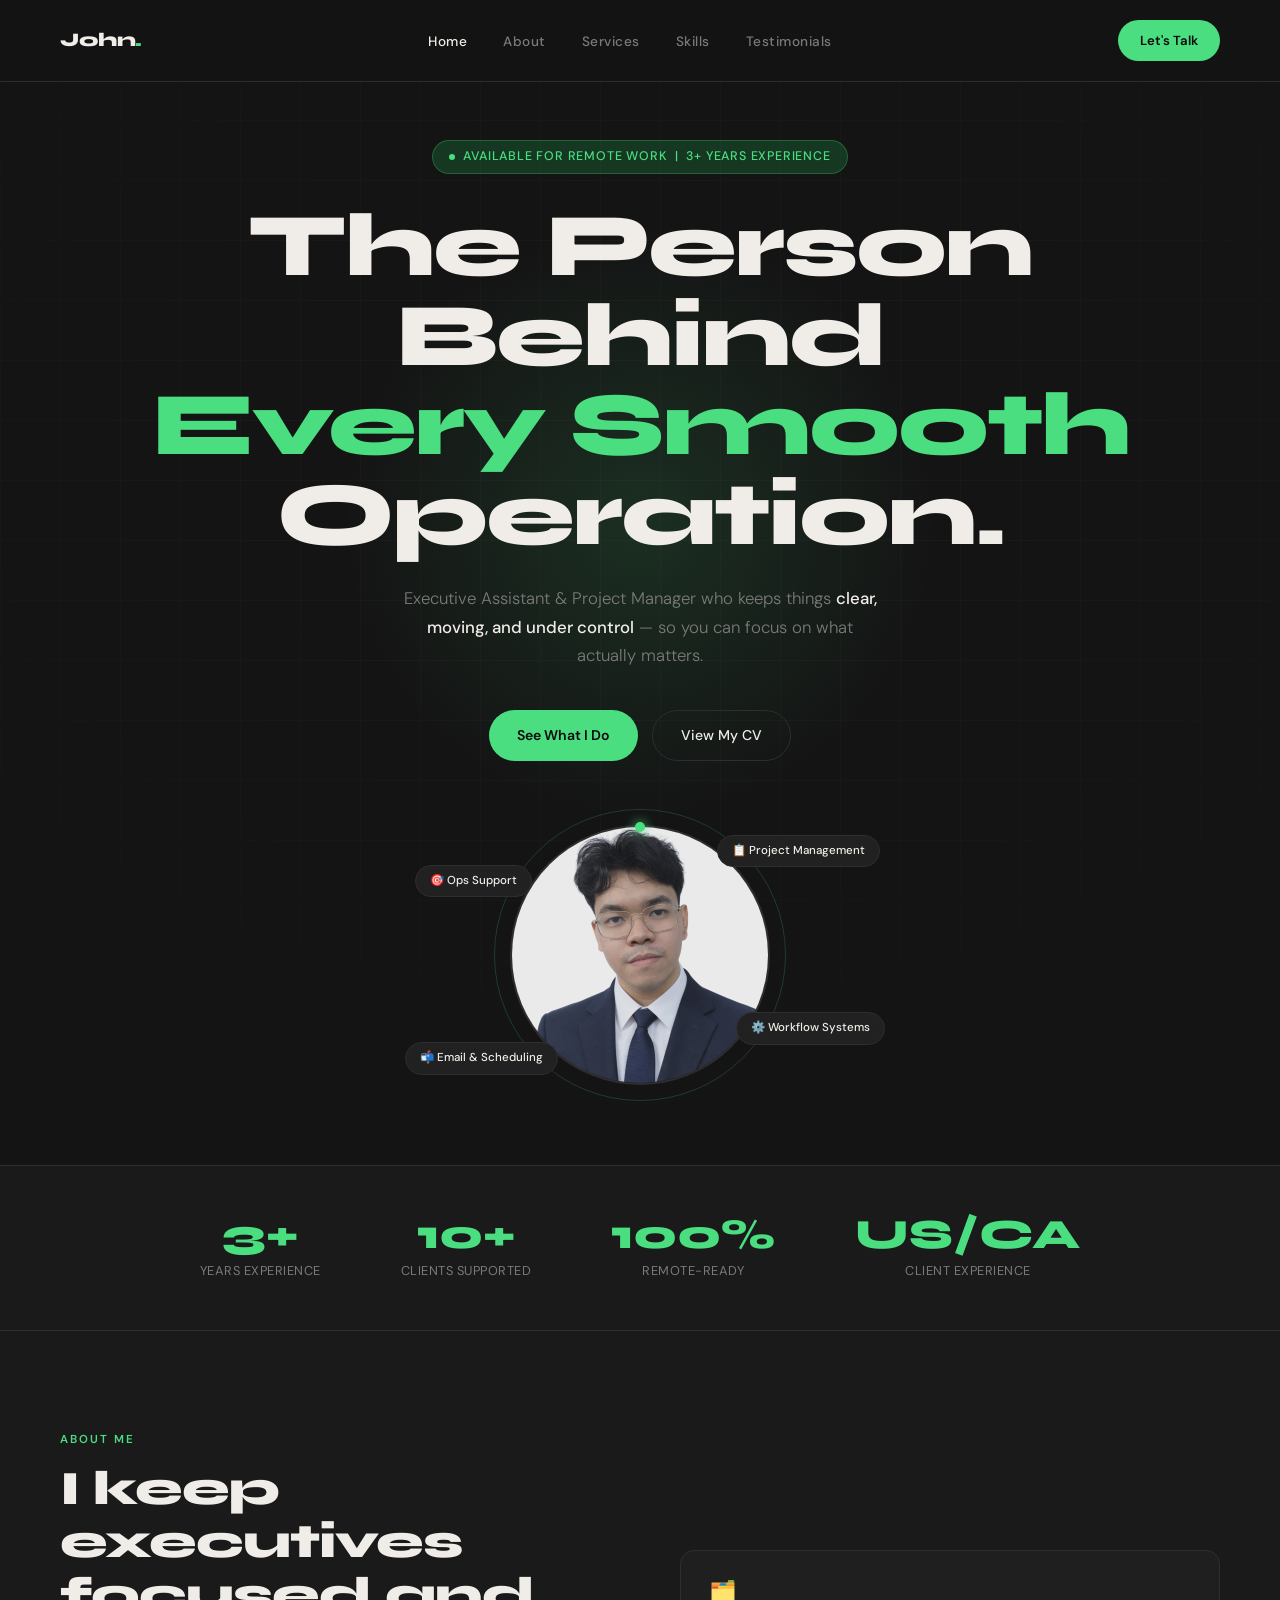
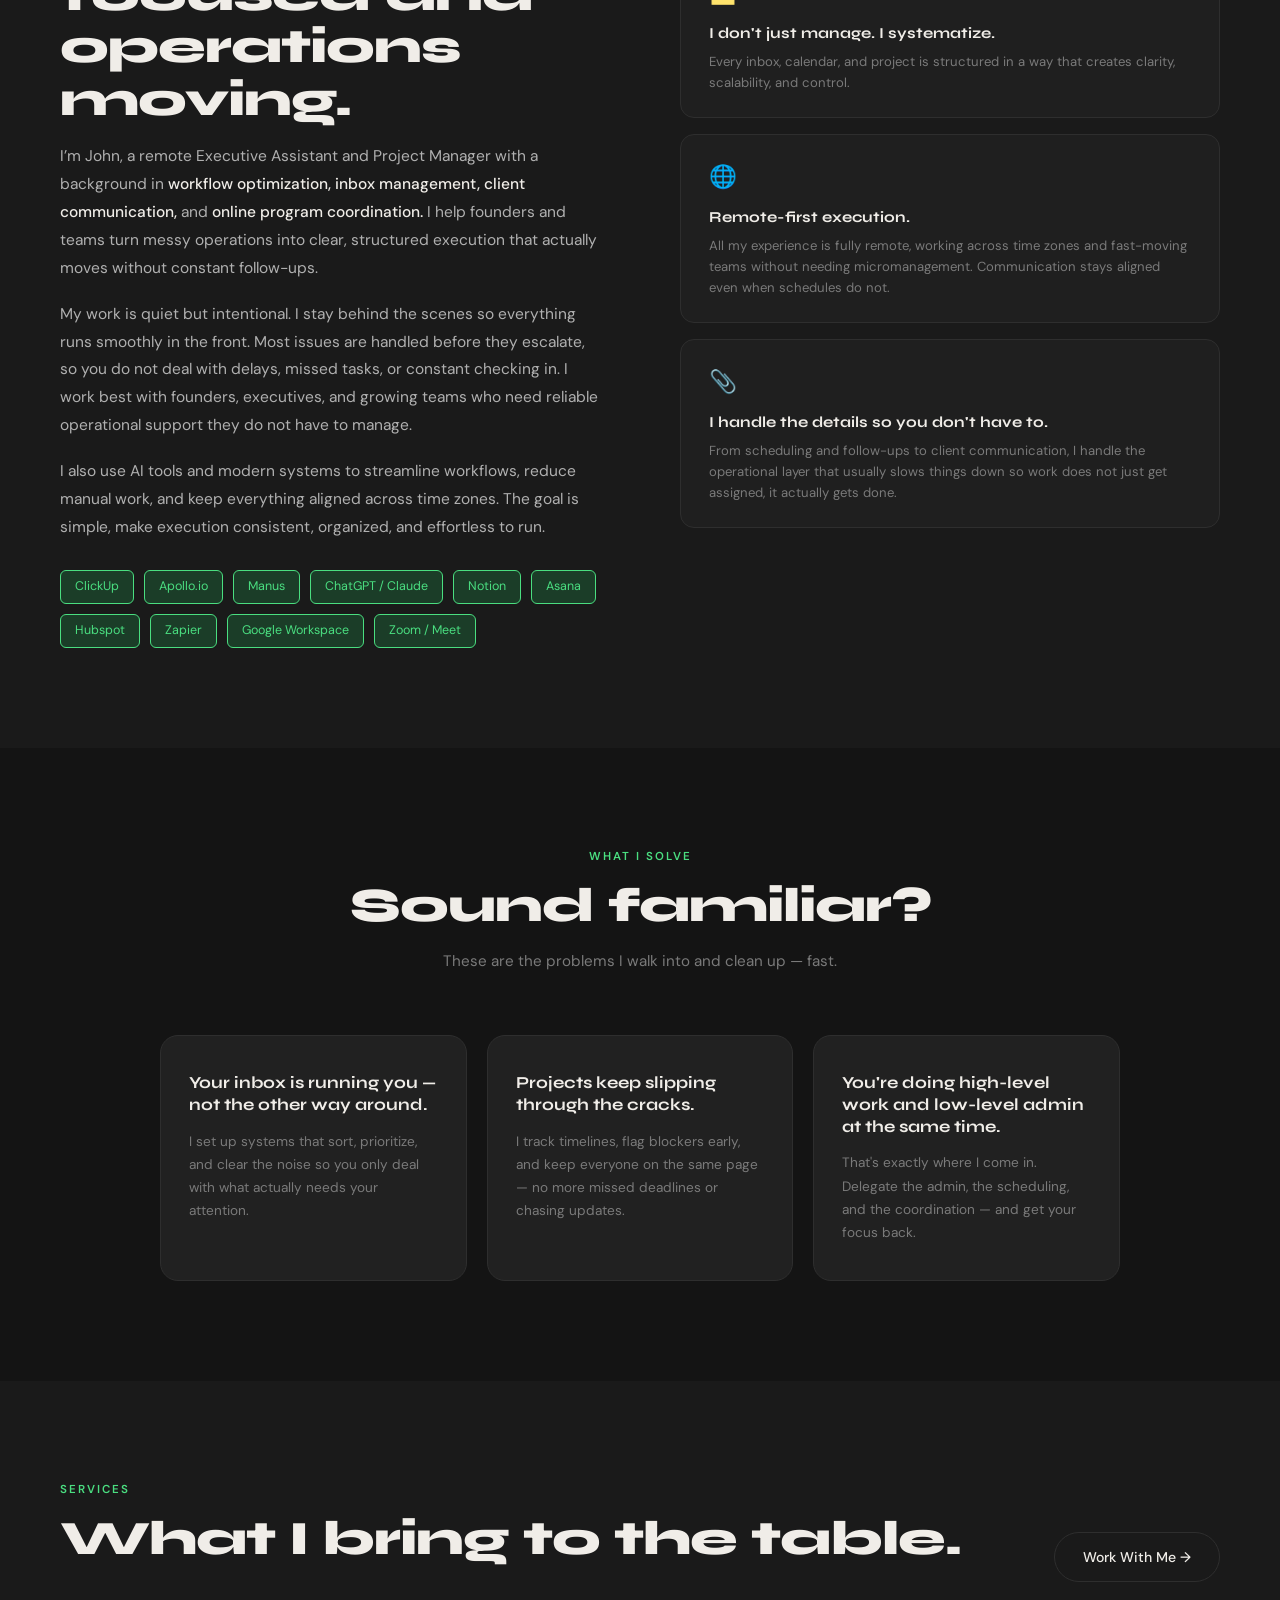
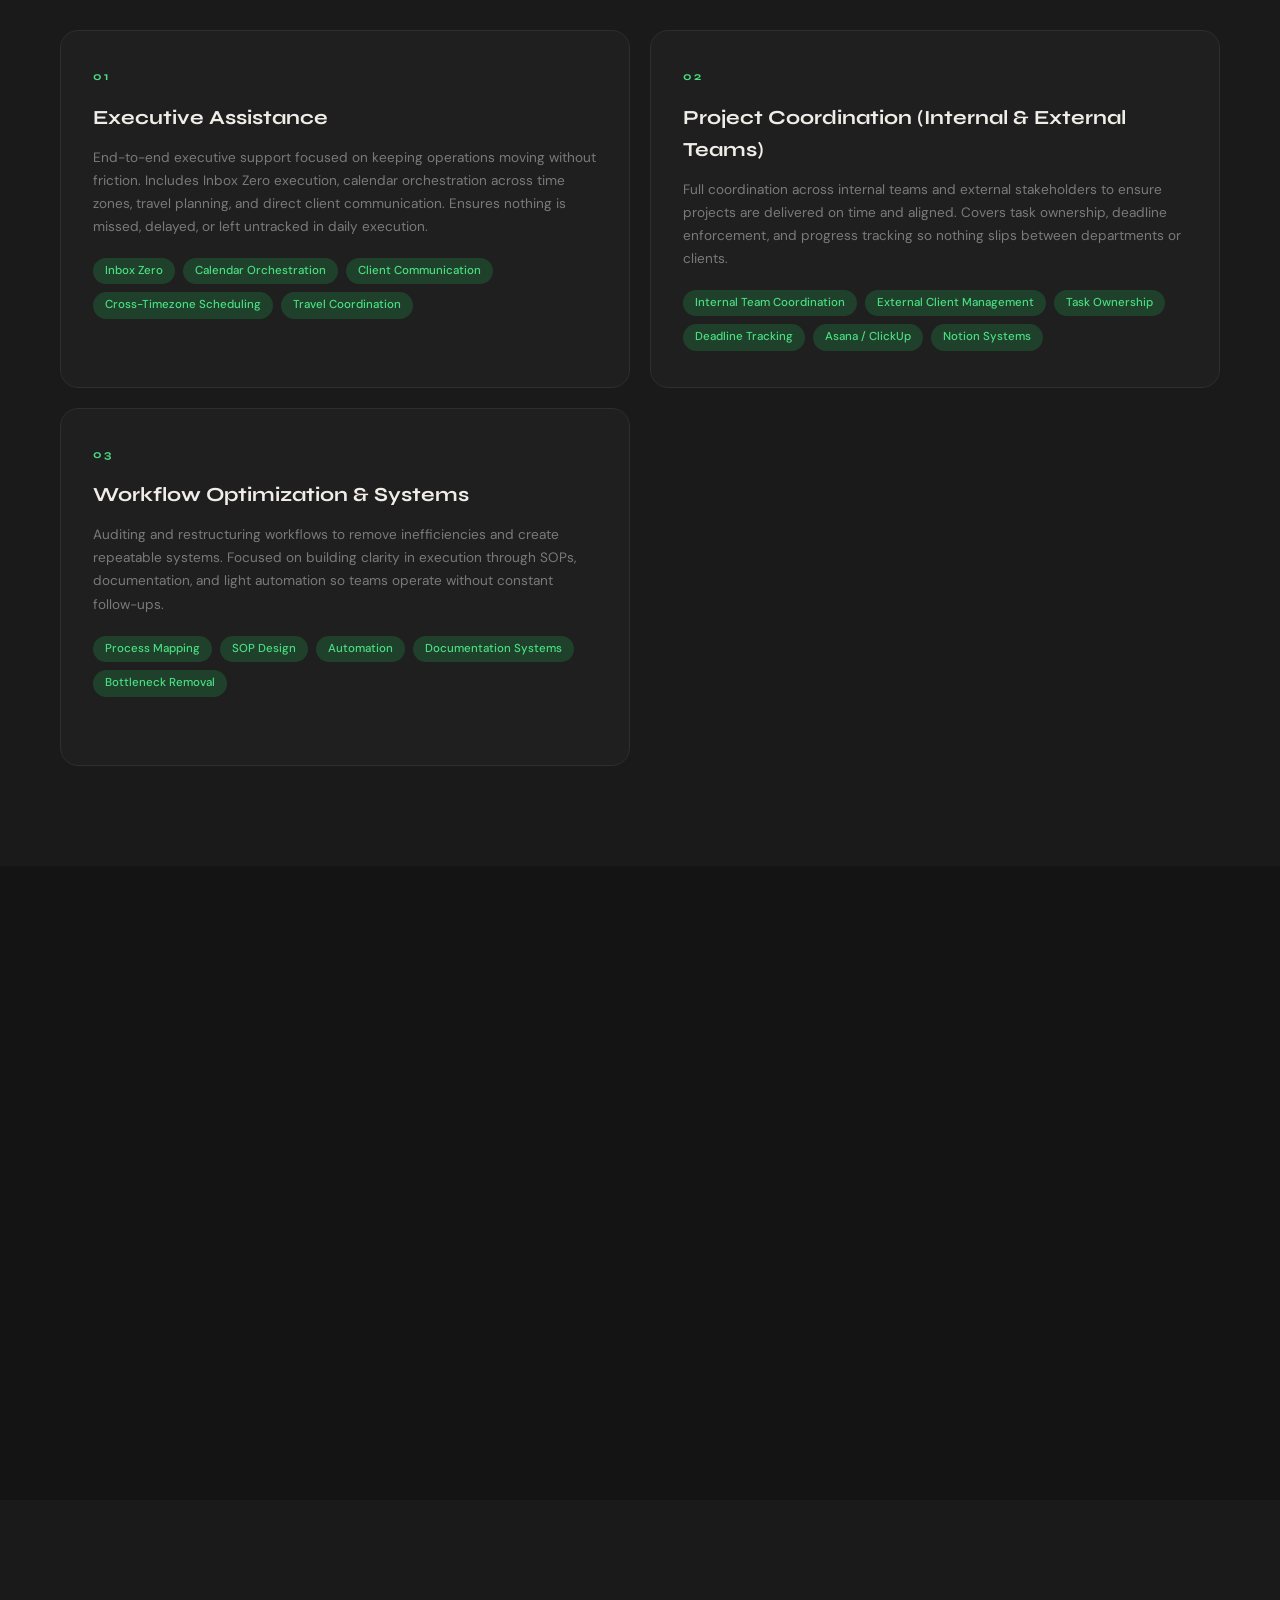
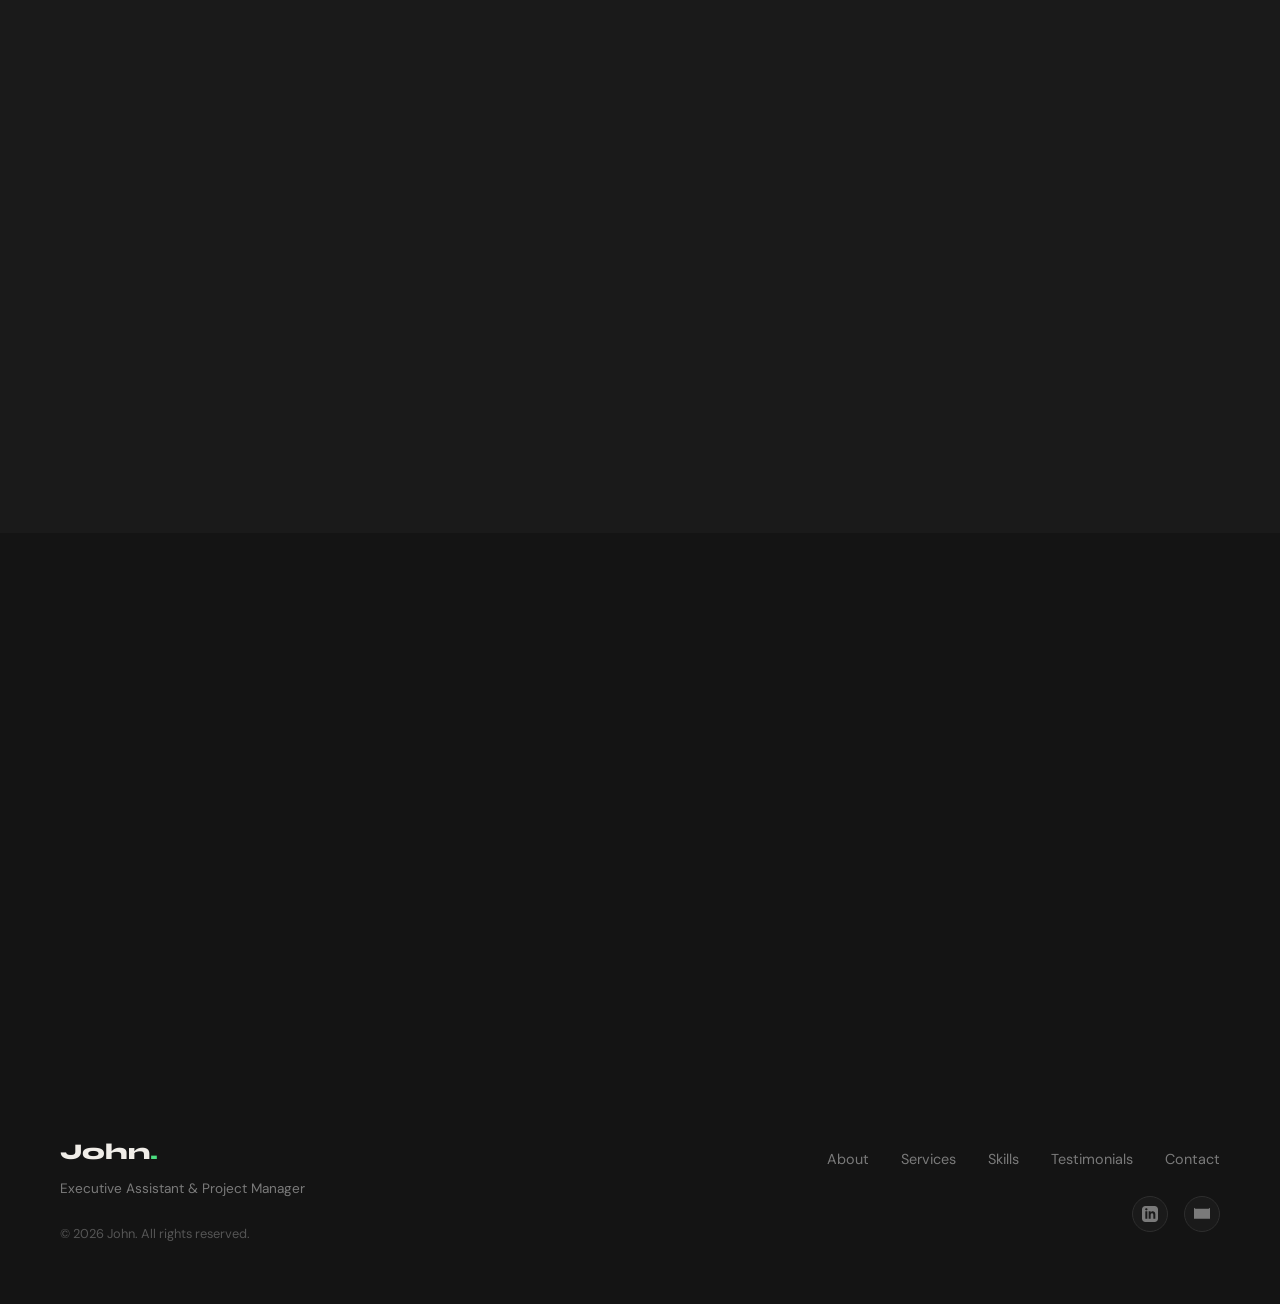
<file: executive-assistant-portfolio/index.html/index.html>
<!DOCTYPE html>
<html lang="en">
<head>
<meta charset="UTF-8" />
<meta name="viewport" content="width=device-width, initial-scale=1.0" />
<title>John San Gaspar | Executive Assistant & Project Manager</title>
<link href="https://fonts.googleapis.com/css2?family=Syne:wght@400;600;700;800&family=DM+Sans:ital,wght@0,300;0,400;0,500;1,300&display=swap" rel="stylesheet" />
<style>
  :root {
    --bg: #141414;
    --bg2: #1a1a1a;
    --bg3: #1f1f1f;
    --card: #212121;
    --border: #2e2e2e;
    --white: #f0ede8;
    --muted: #7a7a7a;
    --green: #4ade80;
    --green-dim: #22c55e33;
    --green-glow: #4ade8022;
    --accent2: #a3e635;
    --font-display: 'Syne', sans-serif;
    --font-body: 'DM Sans', sans-serif;
  }

  *, *::before, *::after { box-sizing: border-box; margin: 0; padding: 0; }
  html { scroll-behavior: smooth; }
  body {
    background: var(--bg);
    color: var(--white);
    font-family: var(--font-body);
    font-size: 16px;
    line-height: 1.6;
    overflow-x: hidden;
  }

  /* SPARKLE CANVAS LAYER */
  #cursor-canvas {
    position: fixed;
    top: 0; left: 0;
    width: 100%; height: 100%;
    pointer-events: none;
    z-index: 9999;
  }

  /* NAV */
  nav {
    position: fixed;
    top: 0; left: 0; right: 0;
    z-index: 100;
    padding: 20px 60px;
    display: flex;
    align-items: center;
    justify-content: space-between;
    background: rgba(20,20,20,0.88);
    backdrop-filter: blur(14px);
    border-bottom: 1px solid var(--border);
  }
  .nav-logo {
    font-family: var(--font-display);
    font-weight: 800;
    font-size: 1.2rem;
    letter-spacing: -0.5px;
    color: var(--white);
    text-decoration: none;
  }
  .nav-logo span { color: var(--green); }
  .nav-links { display: flex; gap: 36px; list-style: none; }
  .nav-links a {
    font-size: 0.85rem;
    font-weight: 500;
    color: var(--muted);
    text-decoration: none;
    letter-spacing: 0.5px;
    transition: color 0.2s;
  }
  .nav-links a:hover { color: var(--white); }
  .nav-cta {
    background: var(--green);
    color: #0a0a0a;
    font-weight: 600;
    font-size: 0.82rem;
    padding: 10px 22px;
    border-radius: 100px;
    text-decoration: none;
    transition: background 0.2s, transform 0.15s;
  }
  .nav-cta:hover { background: var(--accent2); transform: translateY(-1px); }

  /* HERO */
  #home {
    min-height: 100vh;
    display: flex;
    flex-direction: column;
    align-items: center;
    justify-content: center;
    text-align: center;
    padding: 140px 40px 80px;
    position: relative;
    overflow: hidden;
  }
  .hero-bg-grid {
    position: absolute;
    inset: 0;
    background-image:
      linear-gradient(var(--border) 1px, transparent 1px),
      linear-gradient(90deg, var(--border) 1px, transparent 1px);
    background-size: 60px 60px;
    opacity: 0.22;
    mask-image: radial-gradient(ellipse 80% 60% at 50% 40%, black 30%, transparent 100%);
  }
  .hero-glow {
    position: absolute;
    width: 600px; height: 600px;
    background: radial-gradient(circle, var(--green-glow) 0%, transparent 70%);
    top: 50%; left: 50%;
    transform: translate(-50%, -60%);
    pointer-events: none;
  }
  .hero-badge {
    display: inline-flex;
    align-items: center;
    gap: 8px;
    background: var(--green-dim);
    border: 1px solid #4ade8044;
    border-radius: 100px;
    padding: 6px 16px;
    font-size: 0.78rem;
    font-weight: 500;
    color: var(--green);
    letter-spacing: 0.8px;
    text-transform: uppercase;
    margin-bottom: 28px;
    animation: fadeUp 0.6s ease both;
  }
  .hero-badge::before {
    content: '';
    width: 6px; height: 6px;
    background: var(--green);
    border-radius: 50%;
    animation: pulse 2s infinite;
  }
  @keyframes pulse {
    0%, 100% { opacity: 1; transform: scale(1); }
    50% { opacity: 0.4; transform: scale(1.3); }
  }
  h1.hero-title {
    font-family: var(--font-display);
    font-size: clamp(3rem, 7vw, 6rem);
    font-weight: 800;
    line-height: 1.0;
    letter-spacing: -2px;
    margin-bottom: 24px;
    animation: fadeUp 0.7s 0.1s ease both;
  }
  h1.hero-title .line-green { color: var(--green); }
  .hero-sub {
    font-size: 1.05rem;
    font-weight: 300;
    color: var(--muted);
    max-width: 480px;
    line-height: 1.7;
    margin-bottom: 40px;
    animation: fadeUp 0.7s 0.2s ease both;
  }
  .hero-sub strong { color: var(--white); font-weight: 500; }
  .hero-actions {
    display: flex;
    gap: 14px;
    justify-content: center;
    flex-wrap: wrap;
    animation: fadeUp 0.7s 0.3s ease both;
  }
  .btn-primary {
    background: var(--green);
    color: #0a0a0a;
    font-weight: 600;
    font-size: 0.88rem;
    padding: 13px 28px;
    border-radius: 100px;
    text-decoration: none;
    transition: background 0.2s, transform 0.15s;
    display: inline-flex;
    align-items: center;
    justify-content: center;
  }
  .btn-primary:hover { background: var(--accent2); transform: translateY(-2px); }
  .btn-outline {
    background: transparent;
    color: var(--white);
    font-weight: 500;
    font-size: 0.88rem;
    padding: 13px 28px;
    border-radius: 100px;
    border: 1px solid var(--border);
    text-decoration: none;
    transition: border-color 0.2s, color 0.2s, transform 0.15s;
    display: inline-flex;
    align-items: center;
    justify-content: center;
  }
  .btn-outline:hover { border-color: var(--green); color: var(--green); transform: translateY(-2px); }

  /* HERO VISUAL */
  .hero-visual {
    position: relative;
    margin-top: 64px;
    width: 260px; height: 260px;
    animation: fadeUp 0.8s 0.4s ease both;
  }
  .hero-ring {
    position: absolute;
    inset: -16px;
    border-radius: 50%;
    border: 1px solid #4ade8033;
    animation: spin 20s linear infinite;
  }
  .hero-ring::after {
    content: '';
    position: absolute;
    width: 10px; height: 10px;
    background: var(--green);
    border-radius: 50%;
    top: 12px; left: 50%;
    transform: translateX(-50%);
    box-shadow: 0 0 12px var(--green);
  }
  @keyframes spin { to { transform: rotate(360deg); } }
  .hero-photo {
    width: 260px; height: 260px;
    border-radius: 50%;
    background: var(--bg3);
    border: 2px solid var(--border);
    display: flex;
    align-items: center;
    justify-content: center;
    overflow: hidden;
  }
  .hero-photo img {
    width: 100%;
    height: 100%;
    object-fit: cover;
  }
  .float-tag {
    position: absolute;
    background: var(--card);
    border: 1px solid var(--border);
    border-radius: 100px;
    padding: 6px 14px;
    font-size: 0.72rem;
    font-weight: 500;
    color: var(--white);
    white-space: nowrap;
  }
  .float-tag.t1 { top: 10px; right: -110px; }
  .float-tag.t2 { bottom: 40px; right: -115px; }
  .float-tag.t3 { bottom: 10px; left: -105px; }
  .float-tag.t4 { top: 40px; left: -95px; }

  /* STATS */
  .stats-strip {
    background: var(--bg2);
    border-top: 1px solid var(--border);
    border-bottom: 1px solid var(--border);
    padding: 48px 60px;
    display: flex;
    justify-content: center;
    gap: 80px;
    flex-wrap: wrap;
  }
  .stat-item { text-align: center; }
  .stat-number {
    font-family: var(--font-display);
    font-size: 2.6rem;
    font-weight: 800;
    color: var(--green);
    line-height: 1;
    margin-bottom: 6px;
  }
  .stat-label {
    font-size: 0.8rem;
    color: var(--muted);
    letter-spacing: 0.5px;
    text-transform: uppercase;
  }

  /* SECTIONS */
  section { padding: 100px 60px; }
  .section-label {
    font-size: 0.72rem;
    font-weight: 600;
    letter-spacing: 2px;
    text-transform: uppercase;
    color: var(--green);
    margin-bottom: 14px;
  }
  .section-title {
    font-family: var(--font-display);
    font-size: clamp(2rem, 4vw, 3rem);
    font-weight: 800;
    line-height: 1.1;
    letter-spacing: -1px;
    margin-bottom: 16px;
  }
  .section-sub {
    color: var(--muted);
    font-size: 0.95rem;
    max-width: 520px;
    line-height: 1.7;
  }

  /* ABOUT */
  #about {
    background: var(--bg2);
    display: grid;
    grid-template-columns: 1fr 1fr;
    gap: 80px;
    align-items: center;
  }
  .about-text p {
    color: #b0b0b0;
    font-size: 0.97rem;
    line-height: 1.8;
    margin-bottom: 18px;
  }
  .about-text p strong { color: var(--white); font-weight: 500; }
  .about-tools {
    display: flex;
    flex-wrap: wrap;
    gap: 10px;
    margin-top: 28px;
  }
  .tool-tag {
    background: var(--green-dim);
    border: 1px solid var(--green);
    border-radius: 6px;
    padding: 6px 14px;
    font-size: 0.78rem;
    color: var(--green);
    transition: border-color 0.2s, color 0.2s;
  }
  .tool-tag:hover { border-color: var(--accent2); color: var(--accent2); }
  .about-right { display: flex; flex-direction: column; gap: 16px; }
  .about-card {
    background: var(--bg3);
    border: 1px solid var(--border);
    border-radius: 14px;
    padding: 24px 28px;
    transition: border-color 0.2s;
  }
  .about-card:hover { border-color: #4ade8055; }
  .about-card-icon { font-size: 1.4rem; margin-bottom: 10px; }
  .about-card h4 {
    font-family: var(--font-display);
    font-size: 0.95rem;
    font-weight: 700;
    margin-bottom: 6px;
  }
  .about-card p { font-size: 0.82rem; color: var(--muted); line-height: 1.6; }

  /* WHAT I SOLVE */
  #solve { background: var(--bg); text-align: center; }
  .solve-header { margin-bottom: 60px; }
  .solve-cards {
    display: grid;
    grid-template-columns: repeat(3, 1fr);
    gap: 20px;
    max-width: 960px;
    margin: 0 auto;
  }
  .solve-card {
    background: var(--card);
    border: 1px solid var(--border);
    border-radius: 18px;
    padding: 36px 28px;
    text-align: left;
    transition: border-color 0.25s, transform 0.2s;
    position: relative;
    overflow: hidden;
  }
  .solve-card::before {
    content: '';
    position: absolute;
    inset: 0;
    background: radial-gradient(circle at top left, var(--green-glow), transparent 70%);
    opacity: 0;
    transition: opacity 0.3s;
  }
  .solve-card:hover { border-color: #4ade8055; transform: translateY(-4px); }
  .solve-card:hover::before { opacity: 1; }
  .solve-card-q {
    font-family: var(--font-display);
    font-size: 1.05rem;
    font-weight: 700;
    color: var(--white);
    margin-bottom: 14px;
    line-height: 1.3;
  }
  .solve-card-a { font-size: 0.85rem; color: var(--muted); line-height: 1.7; }

  /* SERVICES */
  #services { background: var(--bg2); }
  .services-header {
    display: flex;
    justify-content: space-between;
    align-items: flex-end;
    margin-bottom: 48px;
  }
  .services-grid {
    display: grid;
    grid-template-columns: repeat(2, 1fr);
    gap: 20px;
  }
  .service-card {
    background: var(--bg3);
    border: 1px solid var(--border);
    border-radius: 18px;
    padding: 36px 32px;
    transition: border-color 0.2s, transform 0.2s;
  }
  .service-card:hover { border-color: #4ade8066; transform: translateY(-3px); }
  .service-number {
    font-family: var(--font-display);
    font-size: 0.72rem;
    font-weight: 700;
    color: var(--green);
    letter-spacing: 2px;
    margin-bottom: 16px;
  }
  .service-name {
    font-family: var(--font-display);
    font-size: 1.25rem;
    font-weight: 700;
    margin-bottom: 12px;
  }
  .service-desc {
    font-size: 0.85rem;
    color: var(--muted);
    line-height: 1.7;
    margin-bottom: 20px;
  }
  .service-tags { display: flex; flex-wrap: wrap; gap: 8px; }
  .service-tag {
    background: var(--green-dim);
    color: var(--green);
    border-radius: 100px;
    padding: 4px 12px;
    font-size: 0.72rem;
    font-weight: 500;
  }

  /* SKILLS */
  #skills { background: var(--bg); }
  .skills-grid {
    display: grid;
    grid-template-columns: repeat(3, 1fr);
    gap: 14px;
    margin-top: 48px;
  }
  .skill-bar-item {
    background: var(--card);
    border: 1px solid var(--border);
    border-radius: 12px;
    padding: 20px 22px;
  }
  .skill-bar-top {
    display: flex;
    justify-content: space-between;
    align-items: center;
    margin-bottom: 10px;
  }
  .skill-bar-name { font-size: 0.82rem; font-weight: 500; }
  .skill-bar-pct { font-size: 0.75rem; color: var(--green); font-weight: 600; }
  .skill-track {
    height: 4px;
    background: var(--border);
    border-radius: 4px;
    overflow: hidden;
  }
  .skill-fill {
    height: 100%;
    background: linear-gradient(90deg, var(--green), var(--accent2));
    border-radius: 4px;
    width: 0%;
    transition: width 1.2s cubic-bezier(0.4,0,0.2,1);
  }

  /* TESTIMONIALS */
  #testimonials { background: var(--bg2); text-align: center; }
  .testi-grid {
    display: grid;
    grid-template-columns: repeat(3, 1fr);
    gap: 20px;
    margin-top: 48px;
  }
  .testi-card {
    background: var(--bg3);
    border: 1px solid var(--border);
    border-radius: 18px;
    padding: 30px 28px;
    text-align: left;
    transition: border-color 0.2s;
    /* Added Flexbox to perfectly align author blocks */
    display: flex;
    flex-direction: column;
  }
  .testi-card:hover { border-color: #4ade8044; }
  .testi-stars { color: var(--green); font-size: 0.85rem; letter-spacing: 2px; margin-bottom: 16px; }
  .testi-text {
    font-size: 0.87rem;
    color: #b5b5b5;
    line-height: 1.75;
    margin-bottom: 20px;
    font-style: italic;
  }
  .testi-author { 
    display: flex; 
    align-items: center; 
    gap: 12px; 
    /* Pushes author block to the bottom of the card */
    margin-top: auto; 
  }
  .testi-avatar {
    width: 38px; height: 38px;
    border-radius: 50%;
    background: var(--green-dim);
    border: 1px solid #4ade8044;
    display: flex;
    align-items: center;
    justify-content: center;
    font-size: 0.75rem;
    font-weight: 700;
    color: var(--green);
    flex-shrink: 0;
  }
  .testi-name { font-size: 0.85rem; font-weight: 600; }
  .testi-role { font-size: 0.75rem; color: var(--muted); }

  /* CTA BANNER */
  .cta-banner {
    background: var(--bg3);
    border-top: 1px solid var(--border);
    border-bottom: 1px solid var(--border);
    padding: 100px 60px;
    text-align: center;
    position: relative;
    overflow: hidden;
  }
  .cta-banner::before {
    content: '';
    position: absolute;
    inset: 0;
    background: radial-gradient(ellipse 60% 80% at 50% 100%, var(--green-glow), transparent);
    pointer-events: none;
  }
  .cta-banner h2 {
    font-family: var(--font-display);
    font-size: clamp(2rem, 5vw, 4rem);
    font-weight: 800;
    letter-spacing: -1px;
    margin-bottom: 16px;
    color: var(--white);
  }
  .cta-banner p { color: var(--muted); font-size: 1.1rem; margin-bottom: 40px; }
  .cta-actions { display: flex; gap: 16px; justify-content: center; flex-wrap: wrap; }

  /* FOOTER */
  footer {
    background: var(--bg);
    padding: 60px;
    display: flex;
    align-items: center;
    justify-content: space-between;
    flex-wrap: wrap;
    gap: 40px;
  }
  .footer-left {
    display: flex;
    flex-direction: column;
    gap: 8px;
  }
  .footer-logo {
    font-family: var(--font-display);
    font-weight: 800;
    font-size: 1.4rem;
    color: var(--white);
    text-decoration: none;
  }
  .footer-logo span { color: var(--green); }
  .footer-tagline { font-size: 0.85rem; color: var(--muted); }
  .footer-copy { font-size: 0.8rem; color: #555; margin-top: 16px; }
  
  .footer-right {
    display: flex;
    flex-direction: column;
    align-items: flex-end;
    gap: 24px;
  }
  .footer-links { display: flex; gap: 32px; list-style: none; }
  .footer-links a {
    font-size: 0.9rem;
    color: var(--muted);
    text-decoration: none;
    transition: color 0.2s;
  }
  .footer-links a:hover { color: var(--green); }
  
  .footer-socials { display: flex; gap: 16px; }
  .social-icon {
    width: 36px; height: 36px;
    border-radius: 50%;
    background: var(--bg2);
    border: 1px solid var(--border);
    display: flex;
    align-items: center;
    justify-content: center;
    color: var(--muted);
    transition: all 0.2s;
    text-decoration: none;
  }
  .social-icon:hover {
    color: var(--green);
    border-color: var(--green);
    background: var(--green-dim);
  }
  .social-icon svg { width: 16px; height: 16px; fill: currentColor; }

  /* ANIMATIONS */
  @keyframes fadeUp {
    from { opacity: 0; transform: translateY(24px); }
    to { opacity: 1; transform: translateY(0); }
  }
  .reveal {
    opacity: 0;
    transform: translateY(30px);
    transition: opacity 0.7s ease, transform 0.7s ease;
  }
  .reveal.visible { opacity: 1; transform: translateY(0); }

  /* MOBILE */
  @media (max-width: 768px) {
    nav { padding: 16px 24px; }
    .nav-links { display: none; }
    section { padding: 70px 24px; }
    #about { grid-template-columns: 1fr; gap: 40px; }
    .solve-cards, .testi-grid { grid-template-columns: 1fr; }
    .services-grid { grid-template-columns: 1fr; }
    .skills-grid { grid-template-columns: 1fr 1fr; }
    .stats-strip { gap: 40px; padding: 40px 24px; }
    .float-tag { display: none; }
    footer { flex-direction: column; align-items: center; text-align: center; }
    .footer-right { align-items: center; }
    .footer-links { flex-wrap: wrap; justify-content: center; }
    .cta-actions { flex-direction: column; align-items: center; }
    .cta-banner { padding: 80px 24px; }
  }
</style>
</head>
<body>

<canvas id="cursor-canvas"></canvas>

<!-- NAV -->
<nav>
  <a href="#home" class="nav-logo">John<span>.</span></a>
  <ul class="nav-links">
    <li><a href="#home">Home</a></li>
    <li><a href="#about">About</a></li>
    <li><a href="#services">Services</a></li>
    <li><a href="#skills">Skills</a></li>
    <li><a href="#testimonials">Testimonials</a></li>
  </ul>
  <a href="mailto:rainsngspr@gmail.com" class="nav-cta">Let's Talk</a>
</nav>

<!-- HERO -->
<section id="home">
  <div class="hero-bg-grid"></div>
  <div class="hero-glow"></div>

  <div class="hero-badge">Available for Remote Work &nbsp;|&nbsp; 3+ Years Experience</div>

  <h1 class="hero-title">
    The Person Behind<br>
    <span class="line-green">Every Smooth</span><br>
    Operation.
  </h1>

  <p class="hero-sub">
    Executive Assistant &amp; Project Manager who keeps things
    <strong>clear, moving, and under control</strong> — so you can focus on what actually matters.
  </p>

  <div class="hero-actions">
    <a href="#services" class="btn-primary">See What I Do</a>
    <a href="https://drive.google.com/file/d/1yDdpWghCHOf-yNdq9jyRhm6g5-8w-mUt/view" target="_blank" class="btn-outline">View My CV</a>
  </div>

  <div class="hero-visual">
    <div class="hero-ring"></div>
    <div class="hero-photo">
      <img src= "rainpicture.jpg">
    </div>
    <span class="float-tag t1">📋 Project Management</span>
    <span class="float-tag t2">⚙️ Workflow Systems</span>
    <span class="float-tag t3">📬 Email &amp; Scheduling</span>
    <span class="float-tag t4">🎯 Ops Support</span>
  </div>
</section>

<!-- STATS -->
<div class="stats-strip reveal">
  <div class="stat-item">
    <div class="stat-number">3+</div>
    <div class="stat-label">Years Experience</div>
  </div>
  <div class="stat-item">
    <div class="stat-number">10+</div>
    <div class="stat-label">Clients Supported</div>
  </div>
  <div class="stat-item">
    <div class="stat-number">100%</div>
    <div class="stat-label">Remote-Ready</div>
  </div>
  <div class="stat-item">
    <div class="stat-number">US/CA</div>
    <div class="stat-label">Client Experience</div>
  </div>
</div>

<!-- ABOUT -->
<section id="about">
  <div class="about-text reveal">
    <div class="section-label">About Me</div>
    <h2 class="section-title">I keep executives focused and operations moving.</h2>
    <p>
I’m John, a remote Executive Assistant and Project Manager with a background in
      <strong>workflow optimization, inbox management, client communication,</strong> and
      <strong>online program coordination.</strong> I help founders and teams turn messy operations into clear, structured execution that actually moves without constant follow-ups.
    </p>
    <p>
      My work is quiet but intentional. I stay behind the scenes so everything runs smoothly in the front. Most issues are handled before they escalate, so you do not deal with delays, missed tasks, or constant checking in. I work best with founders, executives, and growing teams who need reliable operational support they do not have to manage.
    </p>
    <p>
I also use AI tools and modern systems to streamline workflows, reduce manual work, and keep everything aligned across time zones. The goal is simple, make execution consistent, organized, and effortless to run.    </p>
    <div class="about-tools">
      <span class="tool-tag">ClickUp</span>
      <span class="tool-tag">Apollo.io</span>
      <span class="tool-tag">Manus</span>
      <span class="tool-tag">ChatGPT / Claude</span>
      <span class="tool-tag">Notion</span>
      <span class="tool-tag">Asana</span>
      <span class="tool-tag">Hubspot</span>
      <span class="tool-tag">Zapier</span>
      <span class="tool-tag">Google Workspace</span>
      <span class="tool-tag">Zoom / Meet</span>
    </div>
  </div>

  <div class="about-right reveal">
    <div class="about-card">
      <div class="about-card-icon">🗂️</div>
      <h4>I don't just manage. I systematize.</h4>
      <p>Every inbox, calendar, and project is structured in a way that creates clarity, scalability, and control.</p>
    </div>
    <div class="about-card">
      <div class="about-card-icon">🌐</div>
      <h4>Remote-first execution.</h4>
      <p>All my experience is fully remote, working across time zones and fast-moving teams without needing micromanagement. Communication stays aligned even when schedules do not.</p>
    </div>
    <div class="about-card">
      <div class="about-card-icon">📎</div>
      <h4>I handle the details so you don't have to.</h4>
      <p>From scheduling and follow-ups to client communication, I handle the operational layer that usually slows things down so work does not just get assigned, it actually gets done.</p>
    </div>
  </div>
</section>

<!-- WHAT I SOLVE -->
<section id="solve">
  <div class="solve-header reveal">
    <div class="section-label">What I Solve</div>
    <h2 class="section-title">Sound familiar?</h2>
    <p class="section-sub" style="margin: 0 auto;">These are the problems I walk into and clean up — fast.</p>
  </div>
  <div class="solve-cards">
    <div class="solve-card reveal">
      <div class="solve-card-q">Your inbox is running you — not the other way around.</div>
      <div class="solve-card-a">I set up systems that sort, prioritize, and clear the noise so you only deal with what actually needs your attention.</div>
    </div>
    <div class="solve-card reveal">
      <div class="solve-card-q">Projects keep slipping through the cracks.</div>
      <div class="solve-card-a">I track timelines, flag blockers early, and keep everyone on the same page — no more missed deadlines or chasing updates.</div>
    </div>
    <div class="solve-card reveal">
      <div class="solve-card-q">You're doing high-level work and low-level admin at the same time.</div>
      <div class="solve-card-a">That's exactly where I come in. Delegate the admin, the scheduling, and the coordination — and get your focus back.</div>
    </div>
  </div>
</section>

<!-- SERVICES -->
<section id="services">
  <div class="services-header reveal">
    <div>
      <div class="section-label">Services</div>
      <h2 class="section-title">What I bring to the table.</h2>
    </div>
    <a href="mailto:rainsngspr@gmail.com" class="btn-outline">Work With Me →</a>
  </div>
  <div class="services-grid">
    <div class="service-card reveal">
      <div class="service-number">01</div>
      <div class="service-name">Executive Assistance</div>
      <div class="service-desc">End-to-end executive support focused on keeping operations moving without friction. Includes Inbox Zero execution, calendar orchestration across time zones, travel planning, and direct client communication. Ensures nothing is missed, delayed, or left untracked in daily execution.</div>
      <div class="service-tags">
        <span class="service-tag">Inbox Zero</span>
        <span class="service-tag">Calendar Orchestration</span>
        <span class="service-tag">Client Communication</span>
        <span class="service-tag">Cross-Timezone Scheduling</span>
        <span class="service-tag">Travel Coordination</span>
      </div>
    </div>
    <div class="service-card reveal">
      <div class="service-number">02</div>
      <div class="service-name">Project Coordination (Internal & External Teams)</div>
      <div class="service-desc">Full coordination across internal teams and external stakeholders to ensure projects are delivered on time and aligned. Covers task ownership, deadline enforcement, and progress tracking so nothing slips between departments or clients.</div>
      <div class="service-tags">
        <span class="service-tag">Internal Team Coordination</span>
        <span class="service-tag">External Client Management</span>
        <span class="service-tag">Task Ownership</span>
        <span class="service-tag">Deadline Tracking</span>
        <span class="service-tag">Asana / ClickUp</span>
        <span class="service-tag">Notion Systems</span>
      </div>
    </div>
    <div class="service-card reveal">
      <div class="service-number">03</div>
      <div class="service-name">Workflow Optimization & Systems</div>
      <div class="service-desc">Auditing and restructuring workflows to remove inefficiencies and create repeatable systems. Focused on building clarity in execution through SOPs, documentation, and light automation so teams operate without constant follow-ups.</div>
      <div class="service-tags">
        <span class="service-tag">Process Mapping</span>
        <span class="service-tag">SOP Design</span>
        <span class="service-tag">Automation</span>
        <span class="service-tag">Documentation Systems</span>
        <span class="service-tag">Bottleneck Removal</span>
      </div>
    </div>
    <div class="service-card reveal">
      <div class="service-number">04</div>
      <div class="service-name">Meetings, Online Programs & Execution Follow-Through</div>
      <div class="service-desc">Full support for virtual meetings (Zoom & Google Meet) and online programs from setup to completion. Includes agenda preparation, live coordination, meeting summaries, action item extraction, and strict follow-ups to ensure everything discussed gets executed.</div>
      <div class="service-tags">
        <span class="service-tag">Zoom & Google Meet</span>
        <span class="service-tag">Meeting Summaries</span>
        <span class="service-tag">Action Item Tracking</span>
        <span class="service-tag">Follow-ups</span>
        <span class="service-tag">Program Coordination</span>
      </div>
    </div>
  </div>
</section>

<!-- SKILLS -->
<section id="skills">
  <div class="reveal">
    <div class="section-label">Skills</div>
    <h2 class="section-title">What I'm good at.</h2>
    <p class="section-sub">Practical skills built from real work — not a list of buzzwords.</p>
  </div>
  <div class="skills-grid">
    <div class="skill-bar-item reveal">
      <div class="skill-bar-top"><span class="skill-bar-name">AI Implementation & Usage</span><span class="skill-bar-pct">95%</span></div>
      <div class="skill-track"><div class="skill-fill" data-width="95"></div></div>
    </div>
    <div class="skill-bar-item reveal">
      <div class="skill-bar-top"><span class="skill-bar-name">Calendar & Inbox Management</span><span class="skill-bar-pct">95%</span></div>
      <div class="skill-track"><div class="skill-fill" data-width="95"></div></div>
    </div>
    <div class="skill-bar-item reveal">
      <div class="skill-bar-top"><span class="skill-bar-name">Project Coordination</span><span class="skill-bar-pct">95%</span></div>
      <div class="skill-track"><div class="skill-fill" data-width="95"></div></div>
    </div>
    <div class="skill-bar-item reveal">
      <div class="skill-bar-top"><span class="skill-bar-name">Client Communication</span><span class="skill-bar-pct">95%</span></div>
      <div class="skill-track"><div class="skill-fill" data-width="95"></div></div>
    </div>
    <div class="skill-bar-item reveal">
      <div class="skill-bar-top"><span class="skill-bar-name">Meeting &  Event Management.</span><span class="skill-bar-pct">90%</span></div>
      <div class="skill-track"><div class="skill-fill" data-width="90"></div></div>
    </div>
    <div class="skill-bar-item reveal">
      <div class="skill-bar-top"><span class="skill-bar-name">Workflow Design & Optimization</span><span class="skill-bar-pct">94%</span></div>
      <div class="skill-track"><div class="skill-fill" data-width="94"></div></div>
    </div>
    <div class="skill-bar-item reveal">
      <div class="skill-bar-top"><span class="skill-bar-name">Staffing & Onboarding</span><span class="skill-bar-pct">90%</span></div>
      <div class="skill-track"><div class="skill-fill" data-width="90"></div></div>
    </div>
    <div class="skill-bar-item reveal">
      <div class="skill-bar-top"><span class="skill-bar-name">Automation & Integrations</span><span class="skill-bar-pct">90%</span></div>
      <div class="skill-track"><div class="skill-fill" data-width="90"></div></div>
    </div>
    <div class="skill-bar-item reveal">
      <div class="skill-bar-top"><span class="skill-bar-name">Google Workspace Mastery</span><span class="skill-bar-pct">95%</span></div>
      <div class="skill-track"><div class="skill-fill" data-width="95"></div></div>
    </div>
  </div>
</section>

<!-- TESTIMONIALS -->
<section id="testimonials">
  <div class="reveal">
    <div class="section-label">Testimonials</div>
    <h2 class="section-title">Trusted Feedback.</h2>
    <p class="section-sub" style="margin: 0 auto;">What founders and leaders say about my work.</p>
  </div>
  <div class="testi-grid">
    <div class="testi-card reveal">
      <div class="testi-stars">★★★★★</div>
      <p class="testi-text">"What I liked most is the initiative. I’d assign something and already get back not just execution, but suggestions on how to improve it."</p>
      <div class="testi-author">
        <div class="testi-avatar">TL</div>
        <div>
          <div class="testi-name">Varey</div>
          <div class="testi-role">Team Leader/Operation Manager</div>
        </div>
      </div>
    </div>
    <div class="testi-card reveal">
      <div class="testi-stars">★★★★★</div>
      <p class="testi-text">"Very coachable. You give feedback once and it sticks. Attention to detail is solid, and outputs are consistent."</p>
      <div class="testi-author">
        <div class="testi-avatar">AE</div>
        <div>
          <div class="testi-name">Alisha</div>
          <div class="testi-role">Founder & CEO (AI Startup & F&B Business)</div>
        </div>
      </div>
    </div>
    <div class="testi-card reveal">
      <div class="testi-stars">★★★★★</div>
      <p class="testi-text">"John cares about doing things properly. You can tell there’s intention behind the work, not just rushing to get it done."</p>
      <div class="testi-author">
        <div class="testi-avatar">MK</div>
        <div>
          <div class="testi-name">Mambay</div>
          <div class="testi-role">CEO of Tech Startup</div>
        </div>
      </div>
    </div>
  </div>
</section>

<!-- CTA BANNER -->
<div class="cta-banner reveal">
  <h2>Ready to get things under control?</h2>
  <p>Let's talk about what you need and how I can make it happen.</p>
  <div class="cta-actions">
    <a href="mailto:rainsngspr@gmail.com" class="btn-primary">Let's Chat</a>
    <a href="https://drive.google.com/file/d/1yDdpWghCHOf-yNdq9jyRhm6g5-8w-mUt/view" target="_blank" class="btn-outline">View My CV</a>
  </div>
</div>

<!-- FOOTER -->
<footer id="contact">
  <div class="footer-left">
    <a href="#home" class="footer-logo">John<span>.</span></a>
    <div class="footer-tagline">Executive Assistant & Project Manager</div>
    <div class="footer-copy">© 2026 John. All rights reserved.</div>
  </div>
  
  <div class="footer-right">
    <ul class="footer-links">
      <li><a href="#about">About</a></li>
      <li><a href="#services">Services</a></li>
      <li><a href="#skills">Skills</a></li>
      <li><a href="#testimonials">Testimonials</a></li>
      <li><a href="mailto:rainsngspr@gmail.com">Contact</a></li>
    </ul>
    
    <div class="footer-socials">
      <!-- LinkedIn Icon -->
      <a href="https://www.linkedin.com/in/ea-johnsngspr/" target="_blank" class="social-icon" aria-label="LinkedIn">
        <svg viewBox="0 0 24 24">
          <path d="M19 0h-14c-2.761 0-5 2.239-5 5v14c0 2.761 2.239 5 5 5h14c2.762 0 5-2.239 5-5v-14c0-2.761-2.238-5-5-5zm-11 19h-3v-11h3v11zm-1.5-12.268c-.966 0-1.75-.79-1.75-1.764s.784-1.764 1.75-1.764 1.75.79 1.75 1.764-.783 1.764-1.75 1.764zm13.5 12.268h-3v-5.604c0-3.368-4-3.113-4 0v5.604h-3v-11h3v1.765c1.396-2.586 7-2.777 7 2.476v6.759z"/>
        </svg>
      </a>
      <!-- Email Icon -->
      <a href="mailto:rainsngspr@gmail.com" class="social-icon" aria-label="Email">
        <svg viewBox="0 0 24 24">
          <path d="M12 12.713l11.985-8.713h-23.97l11.985 8.713zm-12-10.226v16.513h24v-16.513l-12 8.72-12-8.72z"/>
        </svg>
      </a>
    </div>
  </div>
</footer>

<script>
  // SPARKLE CURSOR TRAIL LOGIC
  const canvas = document.getElementById('cursor-canvas');
  const ctx = canvas.getContext('2d');
  let points = [];
  let sparkles = [];
  const mouse = { x: 0, y: 0 };

  window.addEventListener('resize', () => {
    canvas.width = window.innerWidth;
    canvas.height = window.innerHeight;
  });
  window.dispatchEvent(new Event('resize'));

  window.addEventListener('mousemove', (e) => {
    mouse.x = e.clientX;
    mouse.y = e.clientY;
    for(let i=0; i<3; i++) {
      sparkles.push({
        x: mouse.x, y: mouse.y,
        vx: (Math.random()-0.5)*2, vy: (Math.random()-0.5)*2,
        life: 1.0, size: Math.random()*3
      });
    }
  });

  function animate() {
    ctx.clearRect(0, 0, canvas.width, canvas.height);
    
    // Smooth Line Trail
    points.push({ x: mouse.x, y: mouse.y });
    if (points.length > 25) points.shift();
    if (points.length > 1) {
      ctx.beginPath();
      ctx.moveTo(points[0].x, points[0].y);
      for (let i = 1; i < points.length; i++) {
        ctx.lineTo(points[i].x, points[i].y);
      }
      ctx.strokeStyle = 'rgba(74, 222, 128, 0.4)';
      ctx.lineWidth = 2;
      ctx.stroke();
    }

    // Sparkles
    for (let i = sparkles.length - 1; i >= 0; i--) {
      let s = sparkles[i];
      s.x += s.vx; s.y += s.vy; s.life -= 0.02;
      if (s.life <= 0) sparkles.splice(i, 1);
      else {
        ctx.fillStyle = `rgba(163, 230, 53, ${s.life})`;
        ctx.fillRect(s.x, s.y, s.size, s.size);
      }
    }
    requestAnimationFrame(animate);
  }
  animate();

  // SCROLL REVEAL ANIMATION
  const reveals = document.querySelectorAll('.reveal');
  const observer = new IntersectionObserver((entries) => {
    entries.forEach((entry, i) => {
      if (entry.isIntersecting) {
        setTimeout(() => entry.target.classList.add('visible'), i * 80);
      }
    });
  }, { threshold: 0.1 });
  reveals.forEach(el => observer.observe(el));

  // SKILL BAR ANIMATION
  const skillObserver = new IntersectionObserver((entries) => {
    entries.forEach(entry => {
      if (entry.isIntersecting) {
        entry.target.querySelectorAll('.skill-fill').forEach(fill => {
          fill.style.width = fill.dataset.width + '%';
        });
        skillObserver.unobserve(entry.target);
      }
    });
  }, { threshold: 0.2 });
  const skillsSection = document.getElementById('skills');
  if (skillsSection) skillObserver.observe(skillsSection);

  // ACTIVE NAV HIGHLIGHT
  const sections = document.querySelectorAll('section[id]');
  const navLinks = document.querySelectorAll('.nav-links a');
  window.addEventListener('scroll', () => {
    let current = '';
    sections.forEach(s => {
      if (window.scrollY >= s.offsetTop - 120) current = s.getAttribute('id');
    });
    navLinks.forEach(a => {
      a.style.color = a.getAttribute('href') === '#' + current ? 'var(--white)' : '';
    });
  });
</script>
</body>
</html>
</file>
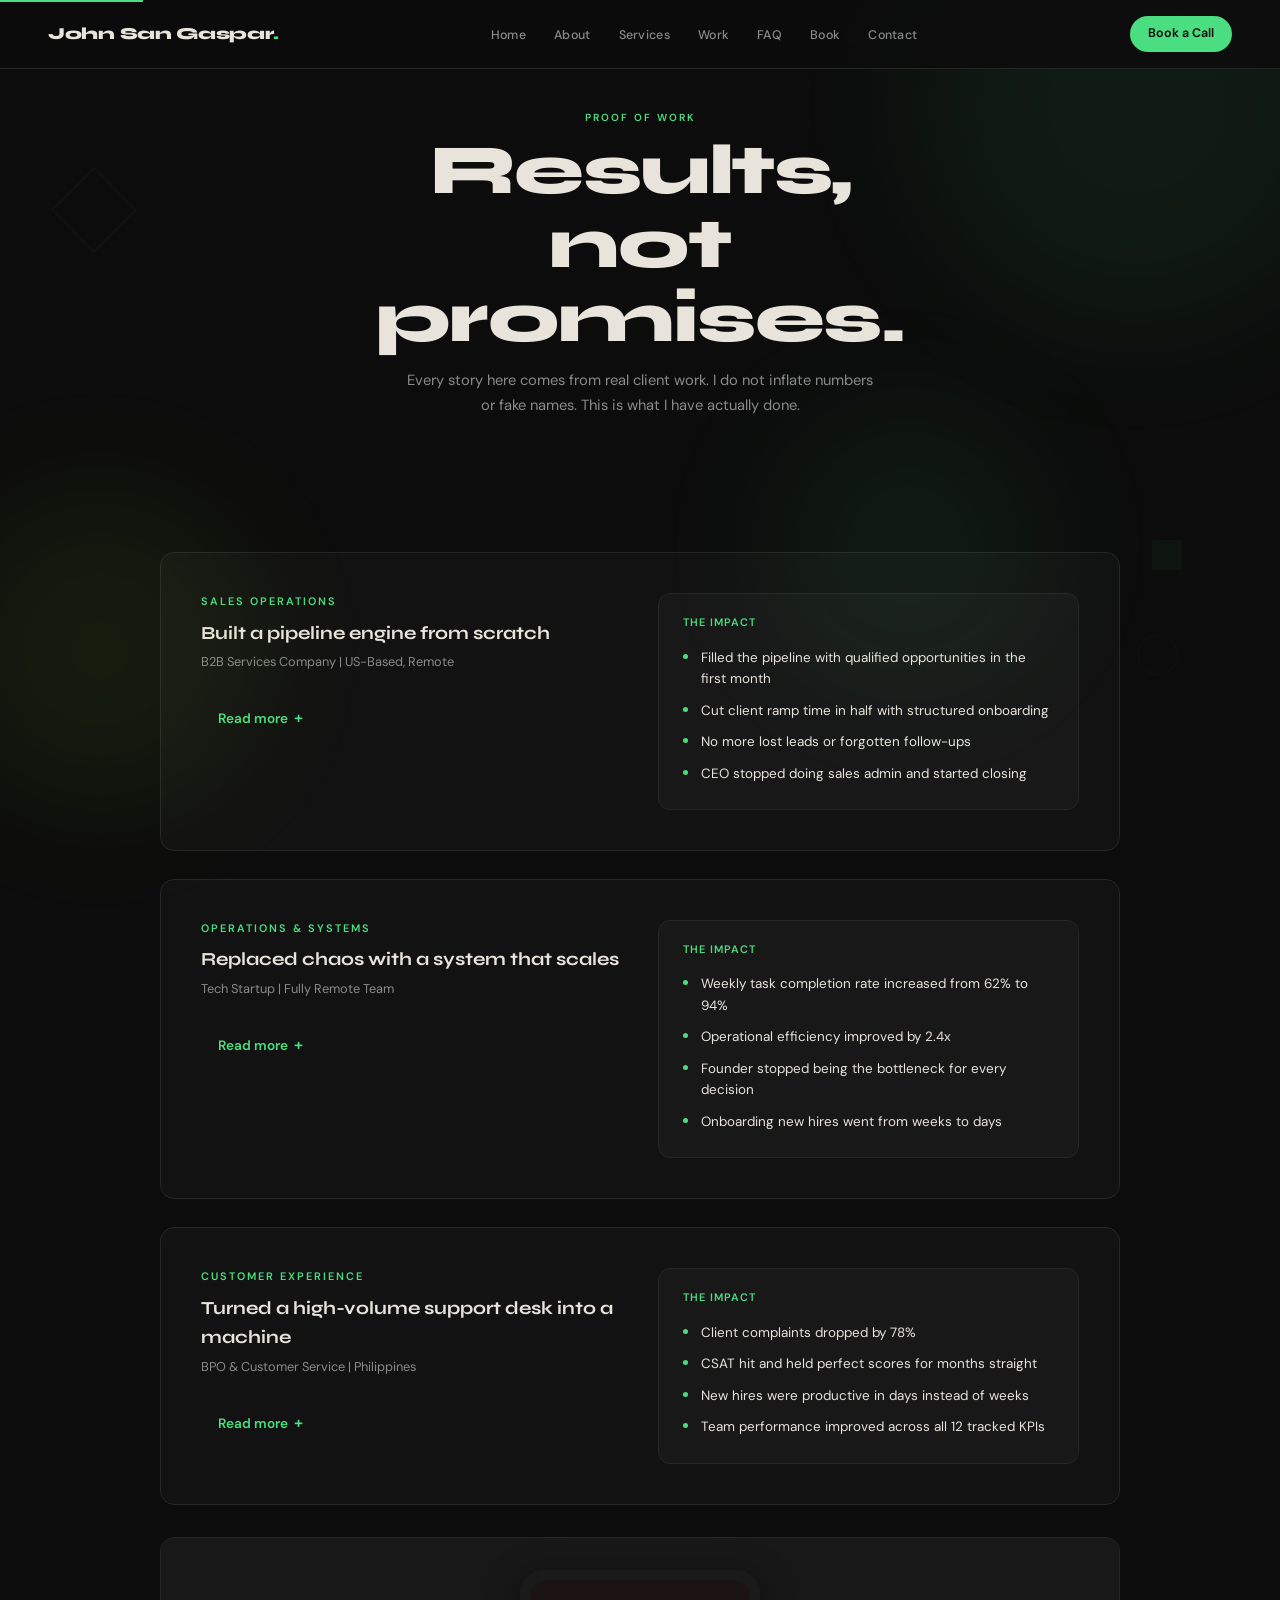
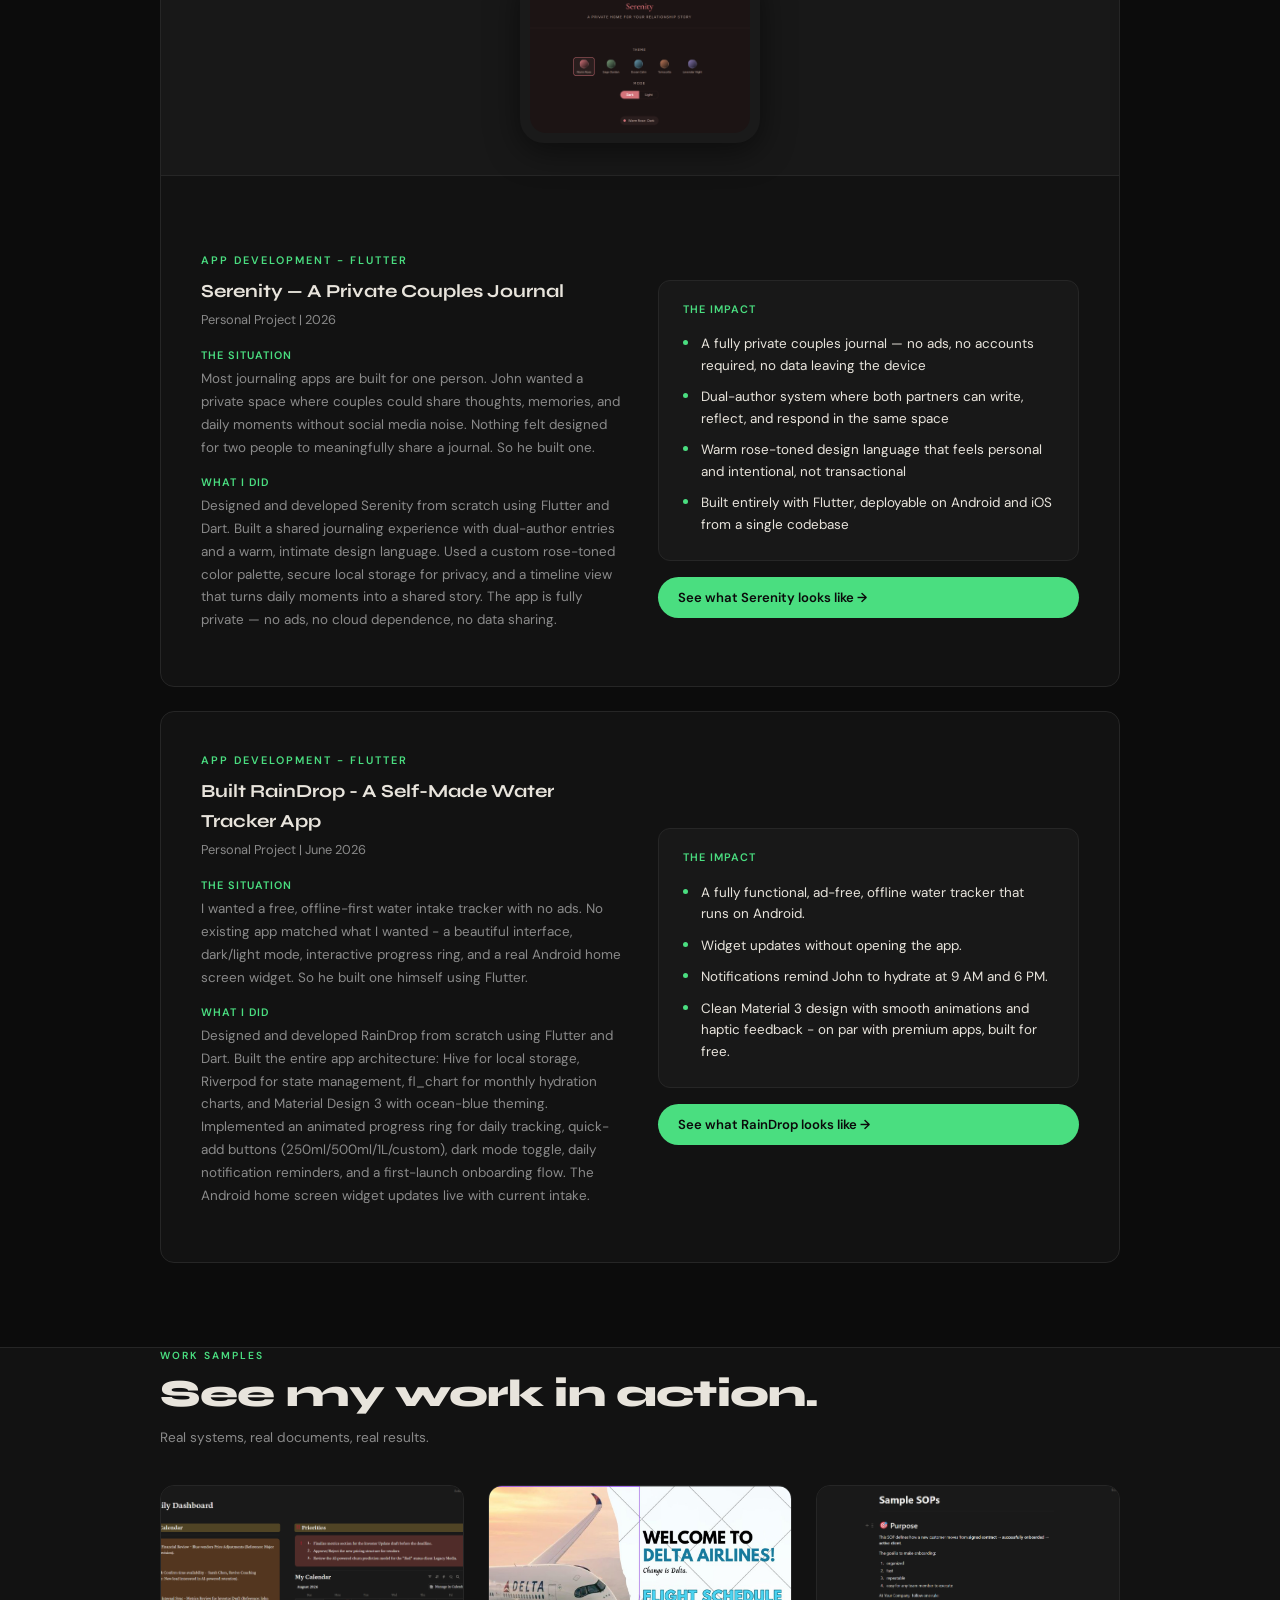
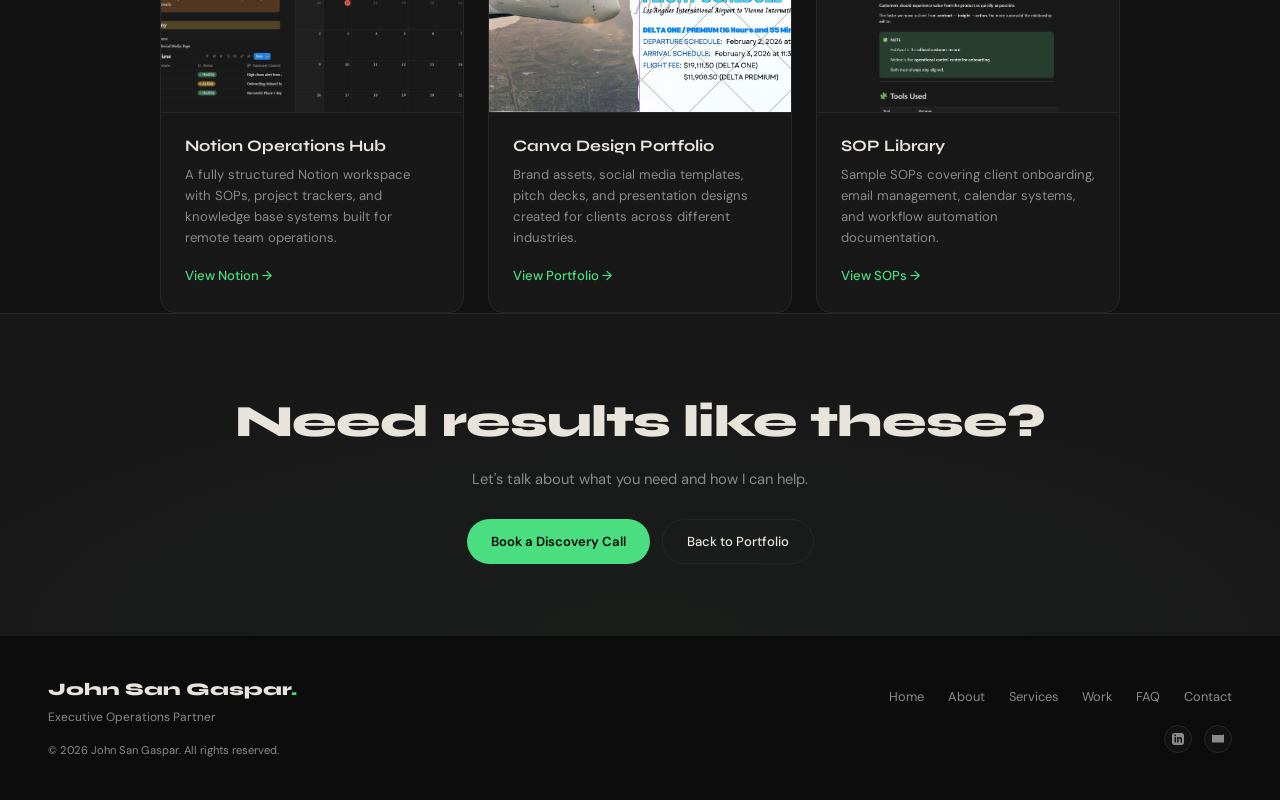
<file: work.html>
<!DOCTYPE html>
<html lang="en">
<head>
<meta charset="UTF-8" />
<meta name="viewport" content="width=device-width, initial-scale=1.0" />
<title>Work & Results - John San Gaspar | Executive Operations Partner</title>
<meta name="description" content="Real case studies and work samples from John San Gaspar's work as an Executive Operations Partner. Pipeline acceleration, operations overhaul, customer experience transformation.">
<meta name="keywords" content="Executive Operations case studies, operations portfolio, workflow automation results, EA metrics, founder support, Notion portfolio, Canva portfolio, SOP samples">
<meta name="author" content="John San Gaspar">
<meta name="robots" content="index, follow">
<meta name="theme-color" content="#0c0c0c">
<link rel="canonical" href="https://johnops.vercel.app/work.html">
<link rel="icon" type="image/svg+xml" href="data:image/svg+xml,<svg xmlns='http://www.w3.org/2000/svg' viewBox='0 0 32 32'><text y='28' font-size='28'>💧</text></svg>">
<meta property="og:title" content="Work & Results - John San Gaspar | Executive Operations Partner">
<meta property="og:description" content="Real case studies and work samples from John San Gaspar. Pipeline acceleration, operations overhaul, and customer experience transformation.">
<meta property="og:url" content="https://johnops.vercel.app/work.html">
<meta property="og:image" content="https://johnops.vercel.app/assets/rainpicture.jpg">
<meta property="og:image:width" content="1200">
<meta property="og:image:height" content="630">
<meta property="og:type" content="website">
<meta property="og:locale" content="en_US">
<meta property="og:site_name" content="John San Gaspar | Executive Operations Partner">
<meta name="twitter:card" content="summary_large_image">
<meta name="twitter:title" content="Work & Results - John San Gaspar | Executive Operations Partner">
<meta name="twitter:description" content="Real case studies and work samples from John San Gaspar's work.">
<script type="application/ld+json">
{
  "@context": "https://schema.org",
  "@type": "Person",
  "name": "John San Gaspar",
  "jobTitle": "Executive Operations Partner",
  "url": "https://johnops.vercel.app",
  "email": "rainsngspr@gmail.com",
  "image": "https://johnops.vercel.app/assets/rainpicture.jpg",
  "sameAs": ["https://linkedin.com/in/ea-johnsngspr"]
}
</script>
<link rel="preconnect" href="https://fonts.googleapis.com">
<link rel="preconnect" href="https://fonts.gstatic.com" crossorigin>
<link href="https://fonts.googleapis.com/css2?family=Syne:wght@400;600;700;800&family=DM+Sans:ital,wght@0,300;0,400;0,500;1,300&display=swap" rel="stylesheet" />
<style>
  :root {
    --bg: #0c0c0c;
    --bg2: #121212;
    --bg3: #181818;
    --card: #1c1c1c;
    --border: #262626;
    --white: #e8e4dc;
    --muted: #8a8a8a;
    --btn-text: #0a0a0a;
    --green: #4ade80;
    --green-dim: #1a3a2a;
    --green-subtle: #4ade8008;
    --accent2: #a3e635;
    --font-display: 'Syne', sans-serif;
    --font-body: 'DM Sans', sans-serif;
  }

  *, *::before, *::after { box-sizing: border-box; margin: 0; padding: 0; }
  html { scroll-behavior: smooth; }
  body {
    background: var(--bg);
    color: var(--white);
    font-family: var(--font-body);
    font-size: 16px;
    line-height: 1.6;
    overflow-x: hidden;
  }
  a { color: inherit; text-decoration: none; }
  :focus-visible {
    outline: 2px solid var(--green);
    outline-offset: 2px;
  }
  .skip-link {
    position: absolute;
    top: -40px;
    left: 0;
    background: var(--green);
    color: #000;
    padding: 8px 16px;
    z-index: 9999;
    transition: top 0.2s;
  }
  .skip-link:focus {
    top: 0;
  }

  .bg-orb {
    position: fixed;
    border-radius: 50%;
    pointer-events: none;
    z-index: 0;
    filter: blur(70px);
    opacity: 0.07;
  }
  .bg-orb-1 {
    width: 450px; height: 450px;
    background: var(--green);
    top: -120px; right: -80px;
    animation: orbFloat 22s ease-in-out infinite;
  }
  .bg-orb-2 {
    width: 320px; height: 320px;
    background: var(--accent2);
    bottom: 10%; left: -60px;
    animation: orbFloat 28s ease-in-out infinite reverse;
  }
  .bg-orb-3 {
    width: 280px; height: 280px;
    background: var(--green);
    top: 45%; left: 60%;
    animation: orbFloat 20s ease-in-out infinite;
    animation-delay: -10s;
  }
  @keyframes orbFloat {
    0%, 100% { transform: translate(0, 0) scale(1); }
    25% { transform: translate(35px, -35px) scale(1.08); }
    50% { transform: translate(-25px, 25px) scale(0.92); }
    75% { transform: translate(25px, 35px) scale(1.04); }
  }
  .bg-shape {
    position: fixed;
    pointer-events: none;
    z-index: 0;
    opacity: 0.04;
  }
  .bg-shape-1 {
    width: 60px; height: 60px;
    border: 1px solid var(--green);
    transform: rotate(45deg);
    top: 20%; left: 5%;
    animation: shapeDrift 30s linear infinite;
  }
  .bg-shape-2 {
    width: 40px; height: 40px;
    border: 1px solid var(--accent2);
    border-radius: 50%;
    bottom: 25%; right: 8%;
    animation: shapeDrift 35s linear infinite reverse;
  }
  .bg-shape-3 {
    width: 30px; height: 30px;
    background: var(--green);
    border-radius: 2px;
    top: 60%; left: 90%;
    animation: shapeDrift 40s linear infinite;
  }
  @keyframes shapeDrift {
    0% { transform: rotate(0deg) translateY(0); }
    25% { transform: rotate(90deg) translateY(-15px); }
    50% { transform: rotate(180deg) translateY(0); }
    75% { transform: rotate(270deg) translateY(15px); }
    100% { transform: rotate(360deg) translateY(0); }
  }

  nav {
    position: fixed;
    top: 0; left: 0; right: 0;
    z-index: 100;
    padding: 16px 48px;
    display: flex;
    align-items: center;
    justify-content: space-between;
    background: rgba(12,12,12,0.92);
    -webkit-backdrop-filter: blur(14px);
    backdrop-filter: blur(14px);
    border-bottom: 1px solid var(--border);
  }
  .nav-logo {
    font-family: var(--font-display);
    font-weight: 800;
    font-size: 1.05rem;
    letter-spacing: -0.3px;
    color: var(--white);
  }
  .nav-logo span { color: var(--green); }
  .nav-links { display: flex; gap: 28px; list-style: none; }
  .nav-links a {
    font-size: 0.78rem;
    font-weight: 500;
    color: var(--muted);
    letter-spacing: 0.3px;
    transition: color 0.2s;
    padding: 4px 0;
    border-bottom: 1px solid transparent;
  }
  .nav-links a:hover { color: var(--white); border-bottom-color: var(--green); }
  .nav-cta {
    background: var(--green);
    color: var(--btn-text);
    font-weight: 600;
    font-size: 0.78rem;
    padding: 8px 18px;
    border-radius: 100px;
    transition: background 0.2s, transform 0.15s;
  }
  .nav-cta:hover { background: var(--accent2); transform: translateY(-1px); }

  .page-header {
    padding: 110px 48px 50px;
    text-align: center;
    max-width: 660px;
    margin: 0 auto;
  }
  .page-header .section-label {
    font-size: 0.64rem;
    font-weight: 600;
    letter-spacing: 2px;
    text-transform: uppercase;
    color: var(--green);
    margin-bottom: 8px;
  }
  .page-header h1 {
    font-family: var(--font-display);
    font-size: clamp(2.4rem, 5.5vw, 4.6rem);
    font-weight: 800;
    line-height: 1.05;
    letter-spacing: -1.5px;
    margin-bottom: 12px;
  }
  .page-header p { color: var(--muted); font-size: 0.92rem; line-height: 1.7; max-width: 480px; margin: 0 auto; }

  section { padding: 84px 48px; }
  .section-inner { max-width: 960px; margin: 0 auto; }
  .section-label {
    font-size: 0.64rem;
    font-weight: 600;
    letter-spacing: 2px;
    text-transform: uppercase;
    color: var(--green);
    margin-bottom: 8px;
  }
  .section-title {
    font-family: var(--font-display);
    font-size: clamp(1.6rem, 3.2vw, 2.4rem);
    font-weight: 800;
    line-height: 1.15;
    letter-spacing: -0.8px;
    margin-bottom: 10px;
  }
  .section-sub {
    color: var(--muted);
    font-size: 0.85rem;
    max-width: 480px;
    line-height: 1.7;
  }

  .case-grid { display: flex; flex-direction: column; gap: 24px; }
  .case-subgrid {
    display: grid;
    grid-template-columns: 1fr;
    gap: 28px;
    margin-bottom: 8px;
  }
  .case-card {
    background: var(--bg2);
    border: 1px solid var(--border);
    border-radius: 14px;
    padding: 40px;
    display: grid;
    grid-template-columns: 1fr 1fr;
    gap: 36px;
    transition: border-color 0.25s, transform 0.25s, box-shadow 0.25s;
  }
  .case-card:hover { border-color: #4ade8044; transform: translateY(-4px); box-shadow: 0 8px 32px rgba(0,0,0,0.3); }
  .case-type {
    font-size: 0.68rem;
    font-weight: 600;
    letter-spacing: 2px;
    text-transform: uppercase;
    color: var(--green);
    margin-bottom: 8px;
  }
  .case-title {
    font-family: var(--font-display);
    font-size: 1.15rem;
    font-weight: 700;
    margin-bottom: 4px;
  }
  .case-client {
    font-size: 0.8rem;
    color: var(--muted);
    margin-bottom: 16px;
  }
  .case-section-label {
    font-size: 0.68rem;
    font-weight: 600;
    color: var(--green);
    text-transform: uppercase;
    letter-spacing: 1px;
    margin-bottom: 4px;
  }
  .case-section p { font-size: 0.84rem; color: var(--muted); line-height: 1.7; }
  .case-section { margin-bottom: 14px; }
  .case-right { display: flex; flex-direction: column; justify-content: center; }

  .collapsible-content {
    display: none;
  }
  .collapsible.expanded .collapsible-content {
    display: block;
  }
  .collapsible-toggle {
    background: none;
    border: 1px solid transparent;
    color: var(--green);
    cursor: pointer;
    font-size: 0.85rem;
    font-weight: 600;
    padding: 10px 16px;
    margin-top: 8px;
    font-family: var(--font-body);
    display: inline-flex;
    align-items: center;
    gap: 6px;
    min-height: 44px;
    border-radius: 100px;
    transition: color 0.2s, gap 0.2s, border-color 0.2s, background 0.2s;
  }
  .collapsible-toggle:hover { color: var(--accent2); gap: 10px; border-color: var(--green-dim); background: var(--green-subtle); }
  .collapsible-toggle .toggle-icon {
    display: inline-block;
    transition: transform 0.2s;
    font-size: 1rem;
    line-height: 1;
  }
  .collapsible.expanded .collapsible-toggle .toggle-icon {
    transform: rotate(45deg);
  }
  .case-impact {
    background: var(--bg3);
    border: 1px solid var(--border);
    border-radius: 12px;
    padding: 20px 24px;
  }
  .case-impact-label {
    font-size: 0.68rem;
    font-weight: 600;
    color: var(--green);
    text-transform: uppercase;
    letter-spacing: 1px;
    margin-bottom: 10px;
  }
  .case-impact-list { list-style: none; }
  .case-impact-list li {
    font-size: 0.84rem;
    color: var(--white);
    padding: 5px 0;
    padding-left: 18px;
    position: relative;
  }
  .case-impact-list li::before {
    content: '';
    position: absolute;
    left: 0;
    top: 12px;
    width: 5px; height: 5px;
    background: var(--green);
    border-radius: 50%;
  }
  .case-preview-btn {
    display: inline-flex;
    align-items: center;
    gap: 6px;
    margin-top: 16px;
    background: var(--green);
    color: var(--btn-text);
    font-weight: 600;
    font-size: 0.82rem;
    padding: 10px 20px;
    border-radius: 100px;
    transition: background 0.2s, transform 0.15s;
  }
  .case-preview-btn:hover {
    background: var(--accent2);
    transform: translateY(-2px);
  }

  .case-card--hero {
    display: flex;
    flex-direction: column;
    padding: 0;
    overflow: hidden;
  }
  .case-hero {
    width: 100%;
    background: var(--bg3);
    display: flex;
    align-items: center;
    justify-content: center;
    padding: 32px;
    border-bottom: 1px solid var(--border);
  }
  .case-hero .phone-mockup {
    width: 240px;
    background: #1a1a1a;
    border-radius: 24px;
    padding: 10px;
    box-shadow: 0 8px 32px rgba(0,0,0,0.5);
  }
  .case-hero .phone-mockup img {
    width: 100%;
    height: auto;
    border-radius: 16px;
    display: block;
  }
  .case-body {
    padding: 40px;
    display: grid;
    grid-template-columns: 1fr 1fr;
    gap: 36px;
  }

  .samples-section { background: var(--bg2); border-top: 1px solid var(--border); border-bottom: 1px solid var(--border); }
  .samples-grid {
    display: grid;
    grid-template-columns: repeat(auto-fill, minmax(300px, 1fr));
    gap: 24px;
    margin-top: 36px;
  }
  .sample-card {
    background: var(--bg3);
    border: 1px solid var(--border);
    border-radius: 14px;
    overflow: hidden;
    transition: border-color 0.2s, transform 0.2s, box-shadow 0.2s;
  }
  .sample-card:hover { border-color: #4ade8044; transform: translateY(-4px); box-shadow: 0 8px 24px rgba(0,0,0,0.25); }
  .sample-card-img {
    width: 100%;
    aspect-ratio: 4 / 3;
    overflow: hidden;
    background: var(--card);
    border-bottom: 1px solid var(--border);
  }
  .sample-card-img img {
    width: 100%;
    height: 100%;
    object-fit: cover;
    display: block;
    transition: transform 0.3s ease;
  }
  .sample-card:hover .sample-card-img img { transform: scale(1.06); }
  .sample-card-icon {
    width: 100%;
    aspect-ratio: 4 / 3;
    display: flex;
    align-items: center;
    justify-content: center;
    background: var(--bg);
    border-bottom: 1px solid var(--border);
    font-size: 2.4rem;
    color: var(--muted);
  }
  .sample-card-body {
    padding: 20px 24px 24px;
  }
  .sample-card-body h3 { font-family: var(--font-display); font-size: 1rem; font-weight: 700; margin-bottom: 6px; }
  .sample-card-body p { font-size: 0.82rem; color: var(--muted); line-height: 1.6; margin-bottom: 14px; }
  .sample-link {
    display: inline-flex;
    align-items: center;
    gap: 4px;
    font-size: 0.82rem;
    color: var(--green);
    font-weight: 500;
    transition: color 0.2s, gap 0.2s;
  }
  .sample-link:hover { color: var(--accent2); gap: 8px; }

  .hamburger { display: none; flex-direction: column; gap: 5px; cursor: pointer; background: none; border: none; padding: 12px; }
  .hamburger span { width: 20px; height: 2px; background: var(--white); border-radius: 2px; transition: transform 0.2s, opacity 0.2s; }
  .hamburger.active span:nth-child(1) { transform: translateY(7px) rotate(45deg); }
  .hamburger.active span:nth-child(2) { opacity: 0; }
  .hamburger.active span:nth-child(3) { transform: translateY(-7px) rotate(-45deg); }

  #backToTop {
    position: fixed; bottom: 28px; right: 28px;
    width: 44px; height: 44px;
    border-radius: 50%;
    background: var(--bg3);
    border: 1px solid var(--border);
    color: var(--muted);
    display: flex; align-items: center; justify-content: center;
    cursor: pointer;
    z-index: 999;
    opacity: 0; transform: translateY(12px);
    transition: opacity 0.3s, transform 0.3s, background 0.2s, border-color 0.2s, color 0.2s;
    pointer-events: none;
  }
  #backToTop.show { opacity: 1; transform: translateY(0); pointer-events: auto; }
  #backToTop:hover { background: var(--green-dim); border-color: var(--green); color: var(--green); }

  #cursorTrail {
    position: fixed;
    inset: 0;
    width: 100%;
    height: 100%;
    pointer-events: none;
    z-index: 9998;
  }

  .btn-primary {
    background: var(--green);
    color: var(--btn-text);
    font-weight: 600;
    font-size: 0.82rem;
    padding: 11px 24px;
    border-radius: 100px;
    transition: background 0.2s, transform 0.15s;
    display: inline-flex;
    align-items: center;
    justify-content: center;
  }
  .btn-primary:hover { background: var(--accent2); transform: translateY(-2px); }
  .btn-outline {
    background: transparent;
    color: var(--white);
    font-weight: 500;
    font-size: 0.82rem;
    padding: 11px 24px;
    border-radius: 100px;
    border: 1px solid var(--border);
    transition: border-color 0.2s, color 0.2s, transform 0.15s;
    display: inline-flex;
    align-items: center;
    justify-content: center;
  }
  .btn-outline:hover { border-color: var(--green); color: var(--green); transform: translateY(-2px); }

  .cta-banner {
    background: var(--bg3);
    padding: 72px 48px;
    text-align: center;
    position: relative;
    overflow: hidden;
  }
  .cta-banner::before {
    content: '';
    position: absolute;
    inset: 0;
    background: radial-gradient(ellipse 60% 80% at 50% 100%, var(--green-subtle), transparent);
    pointer-events: none;
  }
  .cta-banner h2 {
    font-family: var(--font-display);
    font-size: clamp(1.6rem, 3.5vw, 2.8rem);
    font-weight: 800;
    letter-spacing: -0.8px;
    margin-bottom: 10px;
    color: var(--white);
    position: relative;
  }
  .cta-banner p { color: var(--muted); font-size: 0.92rem; margin-bottom: 28px; position: relative; }
  .cta-actions { display: flex; gap: 12px; justify-content: center; flex-wrap: wrap; position: relative; }

  footer {
    background: var(--bg);
    padding: 40px 48px;
    display: flex;
    align-items: center;
    justify-content: space-between;
    flex-wrap: wrap;
    gap: 28px;
  }
  .footer-left { display: flex; flex-direction: column; gap: 4px; }
  .footer-logo {
    font-family: var(--font-display);
    font-weight: 800;
    font-size: 1.1rem;
    color: var(--white);
  }
  .footer-logo span { color: var(--green); }
  .footer-tagline { font-size: 0.75rem; color: var(--muted); }
  .footer-copy { font-size: 0.7rem; color: var(--muted); margin-top: 10px; }

  .footer-right {
    display: flex;
    flex-direction: column;
    align-items: flex-end;
    gap: 16px;
  }
  .footer-links { display: flex; gap: 24px; list-style: none; }
  .footer-links a {
    font-size: 0.8rem;
    color: var(--muted);
    transition: color 0.2s;
  }
  .footer-links a:hover { color: var(--green); }
  .footer-socials { display: flex; gap: 12px; }
  .social-icon {
    width: 28px; height: 28px;
    border-radius: 50%;
    background: var(--bg2);
    border: 1px solid var(--border);
    display: flex;
    align-items: center;
    justify-content: center;
    color: var(--muted);
    transition: all 0.2s;
  }
  .social-icon:hover {
    color: var(--green);
    border-color: var(--green);
    background: var(--green-dim);
  }
  .social-icon svg { width: 12px; height: 12px; fill: currentColor; }



  @media (max-width: 900px) {
    .case-card { grid-template-columns: 1fr; gap: 24px; }
    .case-body { grid-template-columns: 1fr; gap: 24px; }
    .samples-grid { grid-template-columns: repeat(2, 1fr); }
    .sample-card-img, .sample-card-icon { aspect-ratio: 4/3; }
    .case-hero .phone-mockup { width: 200px; }
  }
  @media (max-width: 768px) {
    nav { padding: 12px 16px; }
    .nav-links {
      display: none;
      position: fixed; top: 56px; left: 0; right: 0;
      background: rgba(12,12,12,0.97);
      -webkit-backdrop-filter: blur(14px);
      backdrop-filter: blur(14px);
      flex-direction: column; gap: 0;
      padding: 8px 16px 16px;
      border-bottom: 1px solid var(--border);
      z-index: 100;
    }
    .nav-links.open { display: flex; }
    .nav-links a { padding: 12px 8px; font-size: 0.85rem; border-bottom: 1px solid var(--border); }
    .nav-links a:last-child { border-bottom: none; }
    .nav-cta-desktop { display: none; }
    .hamburger { display: flex; }
    section { padding: 48px 16px; }
    .page-header { padding: 90px 16px 40px; }
    .case-card { grid-template-columns: 1fr; gap: 20px; padding: 24px 16px; }
    .case-card--hero { padding: 0; }
    .case-body { grid-template-columns: 1fr; gap: 20px; padding: 24px 16px; }
    .case-hero { padding: 20px; }
    .case-hero .phone-mockup { width: 180px; }
    .samples-grid { grid-template-columns: 1fr; }
    .sample-card-body { padding: 16px 16px 20px; }
    footer { flex-direction: column; align-items: center; text-align: center; }
    .footer-right { align-items: center; }
    .footer-links { flex-wrap: wrap; justify-content: center; gap: 16px; }
    .cta-banner { padding: 56px 16px; }

  }

  @media (prefers-reduced-motion: reduce) {
    .bg-orb, .bg-shape, .float-tag {
      animation: none !important;
    }
    html { scroll-behavior: auto; }
  }
</style>
</head>
<body>

<a href="#main-content" class="skip-link">Skip to content</a>


<div class="bg-orb bg-orb-1"></div>
<div class="bg-orb bg-orb-2"></div>
<div class="bg-orb bg-orb-3"></div>
<div class="bg-shape bg-shape-1"></div>
<div class="bg-shape bg-shape-2"></div>
<div class="bg-shape bg-shape-3"></div>

<canvas id="cursorTrail" aria-hidden="true"></canvas>

<nav>
  <a href="index.html" class="nav-logo">John San Gaspar<span>.</span></a>
  <ul class="nav-links" id="navLinks">
    <li><a href="index.html">Home</a></li>
    <li><a href="index.html#about">About</a></li>
    <li><a href="index.html#services">Services</a></li>
    <li><a href="work.html">Work</a></li>
    <li><a href="index.html#faq">FAQ</a></li>
    <li><a href="index.html#book">Book</a></li>
    <li><a href="index.html#contact-section">Contact</a></li>
  </ul>
  <a href="https://calendly.com/rainsngspr/discovery-call-with-john" target="_blank" rel="noopener noreferrer" class="nav-cta nav-cta-desktop">Book a Call</a>
  <button class="hamburger" id="hamburger" aria-label="Toggle menu" aria-expanded="false">
    <span></span><span></span><span></span>
  </button>
</nav>

<main id="main-content">
<div class="page-header" >
  <div class="section-label">Proof of Work</div>
  <h1>Results, not promises.</h1>
  <p>Every story here comes from real client work. I do not inflate numbers or fake names. This is what I have actually done.</p>
</div>

<section>
  <div class="section-inner">
    <div class="case-grid">

      <div class="case-subgrid">

      <div class="case-card collapsible" >
        <div class="case-left">
          <div class="case-type">Sales Operations</div>
          <div class="case-title">Built a pipeline engine from scratch</div>
          <div class="case-client">B2B Services Company | US-Based, Remote</div>
          <div class="collapsible-content" id="case-panel-1" role="region" aria-labelledby="case-toggle-1">
            <div class="case-section">
              <div class="case-section-label">The Situation</div>
              <p>The CEO was handling sales outreach alone. Leads were falling through the cracks, follow-ups were inconsistent, and there was no system to track where prospects were in the pipeline.</p>
            </div>
            <div class="case-section">
              <div class="case-section-label">What I Did</div>
              <p>Set up HubSpot as the single source of truth for all leads. Built automated outreach sequences in Apollo and Zapier, created a structured pipeline view with clear stages, and designed an onboarding SOP that turned new clients from signed to active in half the usual time.</p>
            </div>
          </div>
          <button class="collapsible-toggle" id="case-toggle-1" aria-expanded="false" aria-controls="case-panel-1">Read more <span class="toggle-icon">+</span></button>
        </div>
        <div class="case-right">
          <div class="case-impact">
            <div class="case-impact-label">The Impact</div>
            <ul class="case-impact-list">
              <li>Filled the pipeline with qualified opportunities in the first month</li>
              <li>Cut client ramp time in half with structured onboarding</li>
              <li>No more lost leads or forgotten follow-ups</li>
              <li>CEO stopped doing sales admin and started closing</li>
            </ul>
          </div>
        </div>
      </div>

      <div class="case-card collapsible" >
        <div class="case-left">
          <div class="case-type">Operations & Systems</div>
          <div class="case-title">Replaced chaos with a system that scales</div>
          <div class="case-client">Tech Startup | Fully Remote Team</div>
          <div class="collapsible-content" id="case-panel-2" role="region" aria-labelledby="case-toggle-2">
            <div class="case-section">
              <div class="case-section-label">The Situation</div>
              <p>No documented processes. No centralized task tracking. Every decision went through the founder. Onboarding took weeks, and nothing was repeatable. The team was productive in spite of the systems, not because of them.</p>
            </div>
            <div class="case-section">
              <div class="case-section-label">What I Did</div>
              <p>Built a full operations library in Notion covering every recurring process. Set up ClickUp with structured workflows, ownership assignments, and deadline tracking. Created checklists that turned complex multi-step tasks into repeatable plays. Trained the team on the new system and made sure it stuck.</p>
            </div>
          </div>
          <button class="collapsible-toggle" id="case-toggle-2" aria-expanded="false" aria-controls="case-panel-2">Read more <span class="toggle-icon">+</span></button>
        </div>
        <div class="case-right">
          <div class="case-impact">
            <div class="case-impact-label">The Impact</div>
            <ul class="case-impact-list">
              <li>Weekly task completion rate increased from 62% to 94%</li>
              <li>Operational efficiency improved by 2.4x</li>
              <li>Founder stopped being the bottleneck for every decision</li>
              <li>Onboarding new hires went from weeks to days</li>
            </ul>
          </div>
        </div>
      </div>

      <div class="case-card collapsible" >
        <div class="case-left">
          <div class="case-type">Customer Experience</div>
          <div class="case-title">Turned a high-volume support desk into a machine</div>
          <div class="case-client">BPO & Customer Service | Philippines</div>
          <div class="collapsible-content" id="case-panel-3" role="region" aria-labelledby="case-toggle-3">
            <div class="case-section">
              <div class="case-section-label">The Situation</div>
              <p>60+ daily inquiries with no triage system. Complaints were rising, response times were inconsistent across shifts, and CSAT scores were unpredictable. New hires took too long to get productive.</p>
            </div>
            <div class="case-section">
              <div class="case-section-label">What I Did</div>
              <p>Built performance tracking dashboards in Excel and Slack so every team member could see their own metrics in real time. Designed a priority triage system that routed urgent issues to the right person immediately. Trained and mentored new hires, standardizing the process so quality stayed consistent regardless of who was on shift.</p>
            </div>
          </div>
          <button class="collapsible-toggle" id="case-toggle-3" aria-expanded="false" aria-controls="case-panel-3">Read more <span class="toggle-icon">+</span></button>
        </div>
        <div class="case-right">
          <div class="case-impact">
            <div class="case-impact-label">The Impact</div>
            <ul class="case-impact-list">
              <li>Client complaints dropped by 78%</li>
              <li>CSAT hit and held perfect scores for months straight</li>
              <li>New hires were productive in days instead of weeks</li>
              <li>Team performance improved across all 12 tracked KPIs</li>
            </ul>
          </div>
        </div>
      </div>

      </div>

      <div class="case-card case-card--hero" >
        <div class="case-hero">
          <div class="phone-mockup">
            <img src="assets/Serenity.png" alt="Serenity couples journaling app interface showing shared journal entries with warm rose-toned design" width="240" height="480" loading="lazy" />
          </div>
        </div>
        <div class="case-body">
          <div class="case-left">
            <div class="case-type">App Development - Flutter</div>
            <div class="case-title">Serenity &mdash; A Private Couples Journal</div>
            <div class="case-client">Personal Project | 2026</div>
            <div class="case-section">
              <div class="case-section-label">The Situation</div>
              <p>Most journaling apps are built for one person. John wanted a private space where couples could share thoughts, memories, and daily moments without social media noise. Nothing felt designed for two people to meaningfully share a journal. So he built one.</p>
            </div>
            <div class="case-section">
              <div class="case-section-label">What I Did</div>
              <p>Designed and developed Serenity from scratch using Flutter and Dart. Built a shared journaling experience with dual-author entries and a warm, intimate design language. Used a custom rose-toned color palette, secure local storage for privacy, and a timeline view that turns daily moments into a shared story. The app is fully private — no ads, no cloud dependence, no data sharing.</p>
            </div>
          </div>
          <div class="case-right">
            <div class="case-impact">
              <div class="case-impact-label">The Impact</div>
              <ul class="case-impact-list">
                <li>A fully private couples journal — no ads, no accounts required, no data leaving the device</li>
                <li>Dual-author system where both partners can write, reflect, and respond in the same space</li>
                <li>Warm rose-toned design language that feels personal and intentional, not transactional</li>
                <li>Built entirely with Flutter, deployable on Android and iOS from a single codebase</li>
              </ul>
            </div>
            <a href="https://drive.google.com/drive/folders/1Z_EV5C-bL5BwDoBuNxhDoDqcsg6DRwW2?usp=sharing" target="_blank" rel="noopener" class="case-preview-btn">See what Serenity looks like &rarr;</a>
          </div>
        </div>
      </div>

      <div class="case-card" >
        <div class="case-left">
          <div class="case-type">App Development - Flutter</div>
          <div class="case-title">Built RainDrop - A Self-Made Water Tracker App</div>
          <div class="case-client">Personal Project | June 2026</div>
          <div class="case-section">
            <div class="case-section-label">The Situation</div>
            <p>I wanted a free, offline-first water intake tracker with no ads. No existing app matched what I wanted - a beautiful interface, dark/light mode, interactive progress ring, and a real Android home screen widget. So he built one himself using Flutter.</p>
          </div>
          <div class="case-section">
            <div class="case-section-label">What I Did</div>
            <p>Designed and developed RainDrop from scratch using Flutter and Dart. Built the entire app architecture: Hive for local storage, Riverpod for state management, fl_chart for monthly hydration charts, and Material Design 3 with ocean-blue theming. Implemented an animated progress ring for daily tracking, quick-add buttons (250ml/500ml/1L/custom), dark mode toggle, daily notification reminders, and a first-launch onboarding flow. The Android home screen widget updates live with current intake.</p>
          </div>
        </div>
        <div class="case-right">
          <div class="case-impact">
            <div class="case-impact-label">The Impact</div>
            <ul class="case-impact-list">
              <li>A fully functional, ad-free, offline water tracker that runs on Android.</li>
              <li>Widget updates without opening the app.</li>
              <li>Notifications remind John to hydrate at 9 AM and 6 PM.</li>
              <li>Clean Material 3 design with smooth animations and haptic feedback - on par with premium apps, built for free.</li>
            </ul>
          </div>
          <a href="https://drive.google.com/drive/folders/1q4RDSc_6NWvWcF5oBzCCcCztLUkJPr9K?usp=drive_link" target="_blank" rel="noopener" class="case-preview-btn">See what RainDrop looks like &rarr;</a>
        </div>
      </div>

    </div>
  </div>
</section>

<div class="samples-section" >
  <div class="section-inner">
    <div class="section-label">Work Samples</div>
    <h2 class="section-title">See my work in action.</h2>
    <p class="section-sub">Real systems, real documents, real results.</p>
    <div class="samples-grid">
      <div class="sample-card">
        <div class="sample-card-img">
          <img src="assets/Notion Ops Hub.png" alt="Notion operations dashboard showing structured workspace with SOPs, project trackers, and knowledge base" width="300" height="169" loading="lazy" />
        </div>
        <div class="sample-card-body">
          <h3>Notion Operations Hub</h3>
          <p>A fully structured Notion workspace with SOPs, project trackers, and knowledge base systems built for remote team operations.</p>
          <a href="https://app.notion.com/p/CEO-s-Daily-Dashboard-22db2709504882a8ac190174e7015844?source=copy_link" target="_blank" rel="noopener" class="sample-link">View Notion &rarr;</a>
        </div>
      </div>
      <div class="sample-card">
        <div class="sample-card-img">
          <img src="assets/Canva.jpg" alt="Canva design portfolio showing brand assets, social media templates, and presentation designs" width="300" height="169" loading="lazy" />
        </div>
        <div class="sample-card-body">
          <h3>Canva Design Portfolio</h3>
          <p>Brand assets, social media templates, pitch decks, and presentation designs created for clients across different industries.</p>
          <a href="https://canva.link/f6ptyq9vq85tlr8" target="_blank" rel="noopener" class="sample-link">View Portfolio &rarr;</a>
        </div>
      </div>
      <div class="sample-card">
        <div class="sample-card-img">
          <img src="assets/Sample SOPS.png" alt="Sample SOP library showing structured standard operating procedures for client onboarding, email management, and workflow automation" width="300" height="225" loading="lazy" />
        </div>
        <div class="sample-card-body">
          <h3>SOP Library</h3>
          <p>Sample SOPs covering client onboarding, email management, calendar systems, and workflow automation documentation.</p>
          <a href="https://app.notion.com/p/Sample-SOPs-320b2709504880a5a80ed530dc76acd0?source=copy_link" target="_blank" rel="noopener" class="sample-link">View SOPs &rarr;</a>
        </div>
      </div>
      </div>
  </div>
</div>

<div class="cta-banner" >
  <h2>Need results like these?</h2>
  <p>Let's talk about what you need and how I can help.</p>
  <div class="cta-actions">
    <a href="https://calendly.com/rainsngspr/discovery-call-with-john" target="_blank" rel="noopener noreferrer" class="btn-primary">Book a Discovery Call</a>
    <a href="index.html" class="btn-outline">Back to Portfolio</a>
  </div>
</div>

</main>

<footer>
  <div class="footer-left">
    <a href="index.html" class="footer-logo">John San Gaspar<span>.</span></a>
    <div class="footer-tagline">Executive Operations Partner</div>
    <div class="footer-copy">&copy; 2026 John San Gaspar. All rights reserved.</div>
  </div>

  <div class="footer-right">
    <ul class="footer-links">
      <li><a href="index.html">Home</a></li>
      <li><a href="index.html#about">About</a></li>
      <li><a href="index.html#services">Services</a></li>
      <li><a href="work.html">Work</a></li>
      <li><a href="index.html#faq">FAQ</a></li>
      <li><a href="index.html#contact-section">Contact</a></li>
    </ul>

    <div class="footer-socials">
      <a href="https://www.linkedin.com/in/ea-johnsngspr/" target="_blank" rel="noopener" class="social-icon" aria-label="LinkedIn">
        <svg viewBox="0 0 24 24"><path d="M19 0h-14c-2.761 0-5 2.239-5 5v14c0 2.761 2.239 5 5 5h14c2.762 0 5-2.239 5-5v-14c0-2.761-2.238-5-5-5zm-11 19h-3v-11h3v11zm-1.5-12.268c-.966 0-1.75-.79-1.75-1.764s.784-1.764 1.75-1.764 1.75.79 1.75 1.764-.783 1.764-1.75 1.764zm13.5 12.268h-3v-5.604c0-3.368-4-3.113-4 0v5.604h-3v-11h3v1.765c1.396-2.586 7-2.777 7 2.476v6.759z"/></svg>
      </a>
      <a href="mailto:rainsngspr@gmail.com" class="social-icon" aria-label="Email">
        <svg viewBox="0 0 24 24"><path d="M12 12.713l11.985-8.713h-23.97l11.985 8.713zm-12-10.226v16.513h24v-16.513l-12 8.72-12-8.72z"/></svg>
      </a>
    </div>
  </div>
</footer>

<button id="backToTop" aria-label="Back to top">
  <svg viewBox="0 0 24 24" width="18" height="18" fill="none" stroke="currentColor" stroke-width="2.5" stroke-linecap="round" stroke-linejoin="round"><polyline points="18 15 12 9 6 15"/></svg>
</button>

<script defer>
  const hamburger = document.getElementById('hamburger');
  const navLinks = document.getElementById('navLinks');
  if (hamburger) {
    hamburger.addEventListener('click', () => {
      hamburger.classList.toggle('active');
      navLinks.classList.toggle('open');
      hamburger.setAttribute('aria-expanded', hamburger.classList.contains('active'));
    });
    navLinks.querySelectorAll('a').forEach(a => {
      a.addEventListener('click', () => {
        hamburger.classList.remove('active');
        navLinks.classList.remove('open');
      });
    });
  }

  const backBtn = document.getElementById('backToTop');
  window.addEventListener('scroll', () => {
    backBtn.classList.toggle('show', window.scrollY > 400);
  }, { passive: true });
  backBtn.addEventListener('click', () => {
    window.scrollTo({ top: 0, behavior: 'smooth' });
  });

  document.querySelectorAll('.collapsible-toggle').forEach(btn => {
    btn.addEventListener('click', () => {
      const card = btn.closest('.collapsible');
      card.classList.toggle('expanded');
      const isExpanded = card.classList.contains('expanded');
      btn.setAttribute('aria-expanded', isExpanded);
      btn.innerHTML = isExpanded
        ? 'Show less <span class="toggle-icon">+</span>'
        : 'Read more <span class="toggle-icon">+</span>';
    });
  });
</script>

<script>
  // CURSOR TRAIL
  (function () {
    if (window.matchMedia('(prefers-reduced-motion: reduce)').matches) return;
    if (!window.matchMedia('(pointer: fine)').matches) return;

    const canvas = document.getElementById('cursorTrail');
    if (!canvas) return;
    const ctx = canvas.getContext('2d');

    let w, h, dpr;
    function resize() {
      dpr = window.devicePixelRatio || 1;
      w = window.innerWidth;
      h = window.innerHeight;
      canvas.width = w * dpr;
      canvas.height = h * dpr;
      canvas.style.width = w + 'px';
      canvas.style.height = h + 'px';
      ctx.setTransform(dpr, 0, 0, dpr, 0, 0);
    }
    resize();
    window.addEventListener('resize', resize);

    const points = [];
    const MAX_AGE = 650;
    const MAX_POINTS = 80;

    // Sparkle particles
    const sparks = [];
    const MAX_SPARKS = 40;
    let lastSpawn = 0;

    window.addEventListener('pointermove', (e) => {
      points.push({ x: e.clientX, y: e.clientY, t: performance.now() });
      if (points.length > MAX_POINTS) points.shift();

      const now = performance.now();
      if (now - lastSpawn > 45 && sparks.length < MAX_SPARKS) {
        lastSpawn = now;
        sparks.push({
          x: e.clientX + (Math.random() - 0.5) * 18,
          y: e.clientY + (Math.random() - 0.5) * 18,
          size: 1 + Math.random() * 1.6,
          life: 0,
          maxLife: 500 + Math.random() * 350,
          phase: Math.random() * Math.PI * 2,
          speed: 0.6 + Math.random() * 0.8
        });
      }
    }, { passive: true });

    function draw(now) {
      ctx.clearRect(0, 0, w, h);
      while (points.length && now - points[0].t > MAX_AGE) points.shift();

      if (points.length >= 2) {
        ctx.lineCap = 'round';
        ctx.lineJoin = 'round';
        ctx.shadowColor = 'rgba(74, 222, 128, 0.85)';
        ctx.shadowBlur = 6;
        for (let i = 0; i < points.length - 1; i++) {
          const p = points[i];
          const q = points[i + 1];
          const age = now - p.t;
          const alpha = Math.max(0, 1 - age / MAX_AGE);
          const width = 1 + (i / points.length) * 1.6;
          ctx.beginPath();
          ctx.moveTo(p.x, p.y);
          ctx.lineTo(q.x, q.y);
          ctx.strokeStyle = 'rgba(74, 222, 128, ' + (alpha * 0.55).toFixed(3) + ')';
          ctx.lineWidth = width;
          ctx.stroke();
        }
        ctx.shadowBlur = 0;
      }

      // Sparkles
      ctx.shadowColor = 'rgba(74, 222, 128, 0.9)';
      ctx.shadowBlur = 5;
      for (let i = sparks.length - 1; i >= 0; i--) {
        const s = sparks[i];
        s.life += 16;
        if (s.life >= s.maxLife) { sparks.splice(i, 1); continue; }

        const t = s.life / s.maxLife;
        const twinkle = 0.5 + 0.5 * Math.sin(s.phase + s.life * 0.02 * s.speed);
        const alpha = (1 - t) * (0.35 + 0.5 * twinkle);
        const size = s.size * (1 - t * 0.5);

        ctx.beginPath();
        ctx.moveTo(s.x, s.y - size);
        ctx.lineTo(s.x + size * 0.4, s.y);
        ctx.lineTo(s.x, s.y + size);
        ctx.lineTo(s.x - size * 0.4, s.y);
        ctx.closePath();
        ctx.fillStyle = 'rgba(74, 222, 128, ' + alpha.toFixed(3) + ')';
        ctx.fill();
      }
      ctx.shadowBlur = 0;

      requestAnimationFrame(draw);
    }
    requestAnimationFrame(draw);
  })();
</script>
</body>
</html>
</file>
